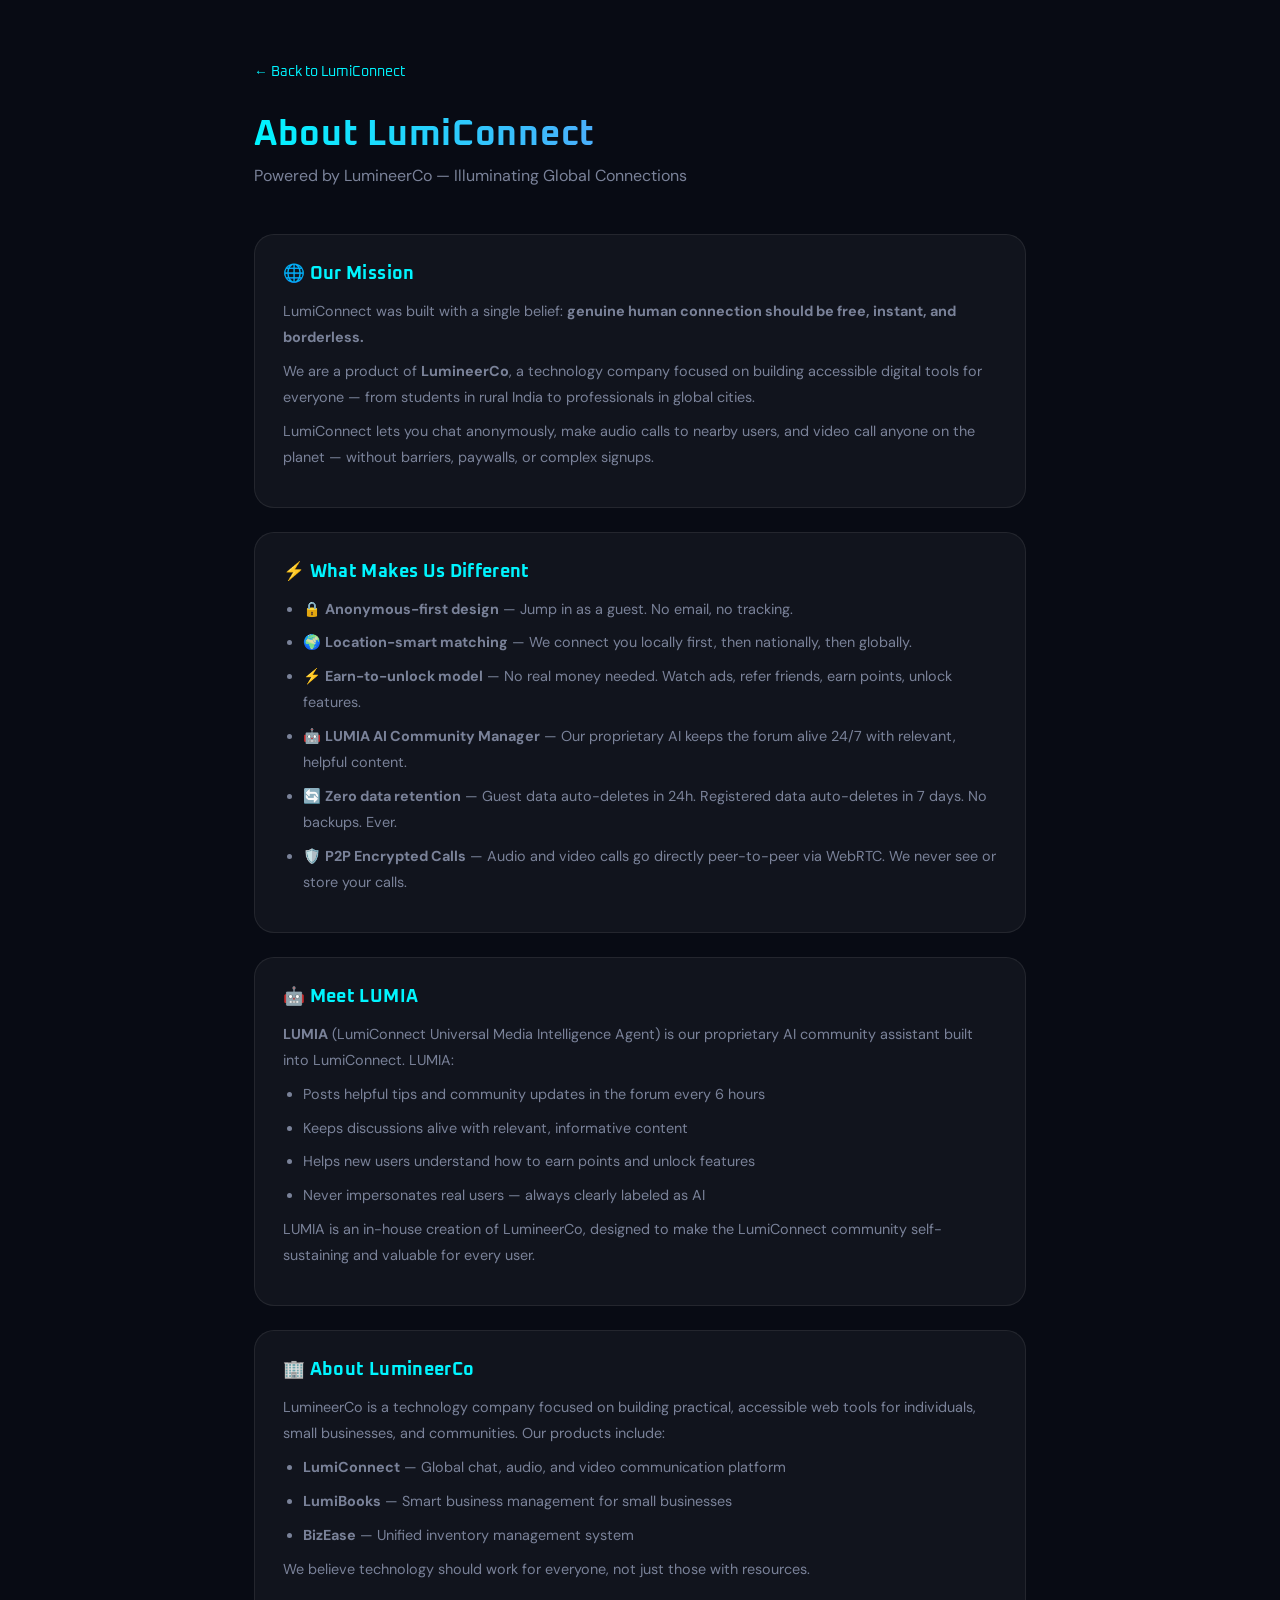
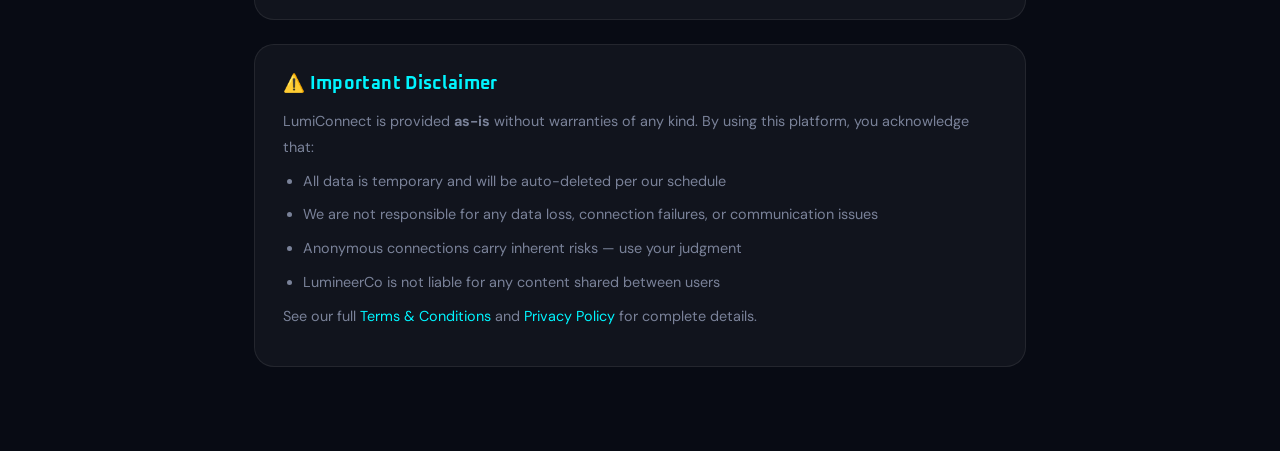
<file: pages/about.html>
<!DOCTYPE html>
<html lang="en">
<head>
<meta charset="UTF-8"/><meta name="viewport" content="width=device-width,initial-scale=1"/>
<title>About — LumiConnect</title>
<link href="https://fonts.googleapis.com/css2?family=Oxanium:wght@400;600;800&family=DM+Sans:wght@300;400;500&display=swap" rel="stylesheet"/>
<link rel="stylesheet" href="../assets/css/style.css"/>
<style>
.page-container{max-width:820px;margin:0 auto;padding:60px 24px}
.page-container h1{font-size:2.2rem;background:linear-gradient(90deg,var(--cyan),var(--violet));-webkit-background-clip:text;-webkit-text-fill-color:transparent;margin-bottom:8px}
.page-container .subtitle{color:var(--text-muted);margin-bottom:48px}
.section{background:var(--surface);border:1px solid var(--border);border-radius:var(--radius-lg);padding:28px;margin-bottom:24px}
.section h2{font-size:1.1rem;margin-bottom:14px;color:var(--cyan)}
.section p,.section li{color:var(--text-muted);font-size:0.9rem;line-height:1.8;margin-bottom:8px}
.section ul{padding-left:20px}
.team-grid{display:grid;grid-template-columns:repeat(auto-fit,minmax(180px,1fr));gap:16px;margin-top:16px}
.team-card{background:var(--bg3);border-radius:12px;padding:20px;text-align:center}
.team-icon{font-size:2rem;margin-bottom:8px}
.team-name{font-family:var(--font-head);font-size:0.9rem;margin-bottom:4px}
.team-role{font-size:0.78rem;color:var(--text-muted)}
.back-btn{display:inline-flex;align-items:center;gap:6px;margin-bottom:32px;color:var(--cyan);font-family:var(--font-head);font-size:0.85rem}
</style>
</head>
<body>
<div class="page-container">
  <a href="../index.html" class="back-btn">← Back to LumiConnect</a>
  <h1>About LumiConnect</h1>
  <p class="subtitle">Powered by LumineerCo — Illuminating Global Connections</p>

  <div class="section">
    <h2>🌐 Our Mission</h2>
    <p>LumiConnect was built with a single belief: <strong>genuine human connection should be free, instant, and borderless.</strong></p>
    <p>We are a product of <strong>LumineerCo</strong>, a technology company focused on building accessible digital tools for everyone — from students in rural India to professionals in global cities.</p>
    <p>LumiConnect lets you chat anonymously, make audio calls to nearby users, and video call anyone on the planet — without barriers, paywalls, or complex signups.</p>
  </div>

  <div class="section">
    <h2>⚡ What Makes Us Different</h2>
    <ul>
      <li>🔒 <strong>Anonymous-first design</strong> — Jump in as a guest. No email, no tracking.</li>
      <li>🌍 <strong>Location-smart matching</strong> — We connect you locally first, then nationally, then globally.</li>
      <li>⚡ <strong>Earn-to-unlock model</strong> — No real money needed. Watch ads, refer friends, earn points, unlock features.</li>
      <li>🤖 <strong>LUMIA AI Community Manager</strong> — Our proprietary AI keeps the forum alive 24/7 with relevant, helpful content.</li>
      <li>🔄 <strong>Zero data retention</strong> — Guest data auto-deletes in 24h. Registered data auto-deletes in 7 days. No backups. Ever.</li>
      <li>🛡️ <strong>P2P Encrypted Calls</strong> — Audio and video calls go directly peer-to-peer via WebRTC. We never see or store your calls.</li>
    </ul>
  </div>

  <div class="section">
    <h2>🤖 Meet LUMIA</h2>
    <p><strong>LUMIA</strong> (LumiConnect Universal Media Intelligence Agent) is our proprietary AI community assistant built into LumiConnect. LUMIA:</p>
    <ul>
      <li>Posts helpful tips and community updates in the forum every 6 hours</li>
      <li>Keeps discussions alive with relevant, informative content</li>
      <li>Helps new users understand how to earn points and unlock features</li>
      <li>Never impersonates real users — always clearly labeled as AI</li>
    </ul>
    <p>LUMIA is an in-house creation of LumineerCo, designed to make the LumiConnect community self-sustaining and valuable for every user.</p>
  </div>

  <div class="section">
    <h2>🏢 About LumineerCo</h2>
    <p>LumineerCo is a technology company focused on building practical, accessible web tools for individuals, small businesses, and communities. Our products include:</p>
    <ul>
      <li><strong>LumiConnect</strong> — Global chat, audio, and video communication platform</li>
      <li><strong>LumiBooks</strong> — Smart business management for small businesses</li>
      <li><strong>BizEase</strong> — Unified inventory management system</li>
    </ul>
    <p>We believe technology should work for everyone, not just those with resources.</p>
  </div>

  <div class="section">
    <h2>⚠️ Important Disclaimer</h2>
    <p>LumiConnect is provided <strong>as-is</strong> without warranties of any kind. By using this platform, you acknowledge that:</p>
    <ul>
      <li>All data is temporary and will be auto-deleted per our schedule</li>
      <li>We are not responsible for any data loss, connection failures, or communication issues</li>
      <li>Anonymous connections carry inherent risks — use your judgment</li>
      <li>LumineerCo is not liable for any content shared between users</li>
    </ul>
    <p>See our full <a href="terms.html">Terms & Conditions</a> and <a href="privacy.html">Privacy Policy</a> for complete details.</p>
  </div>
</div>
</body>
</html>
</file>
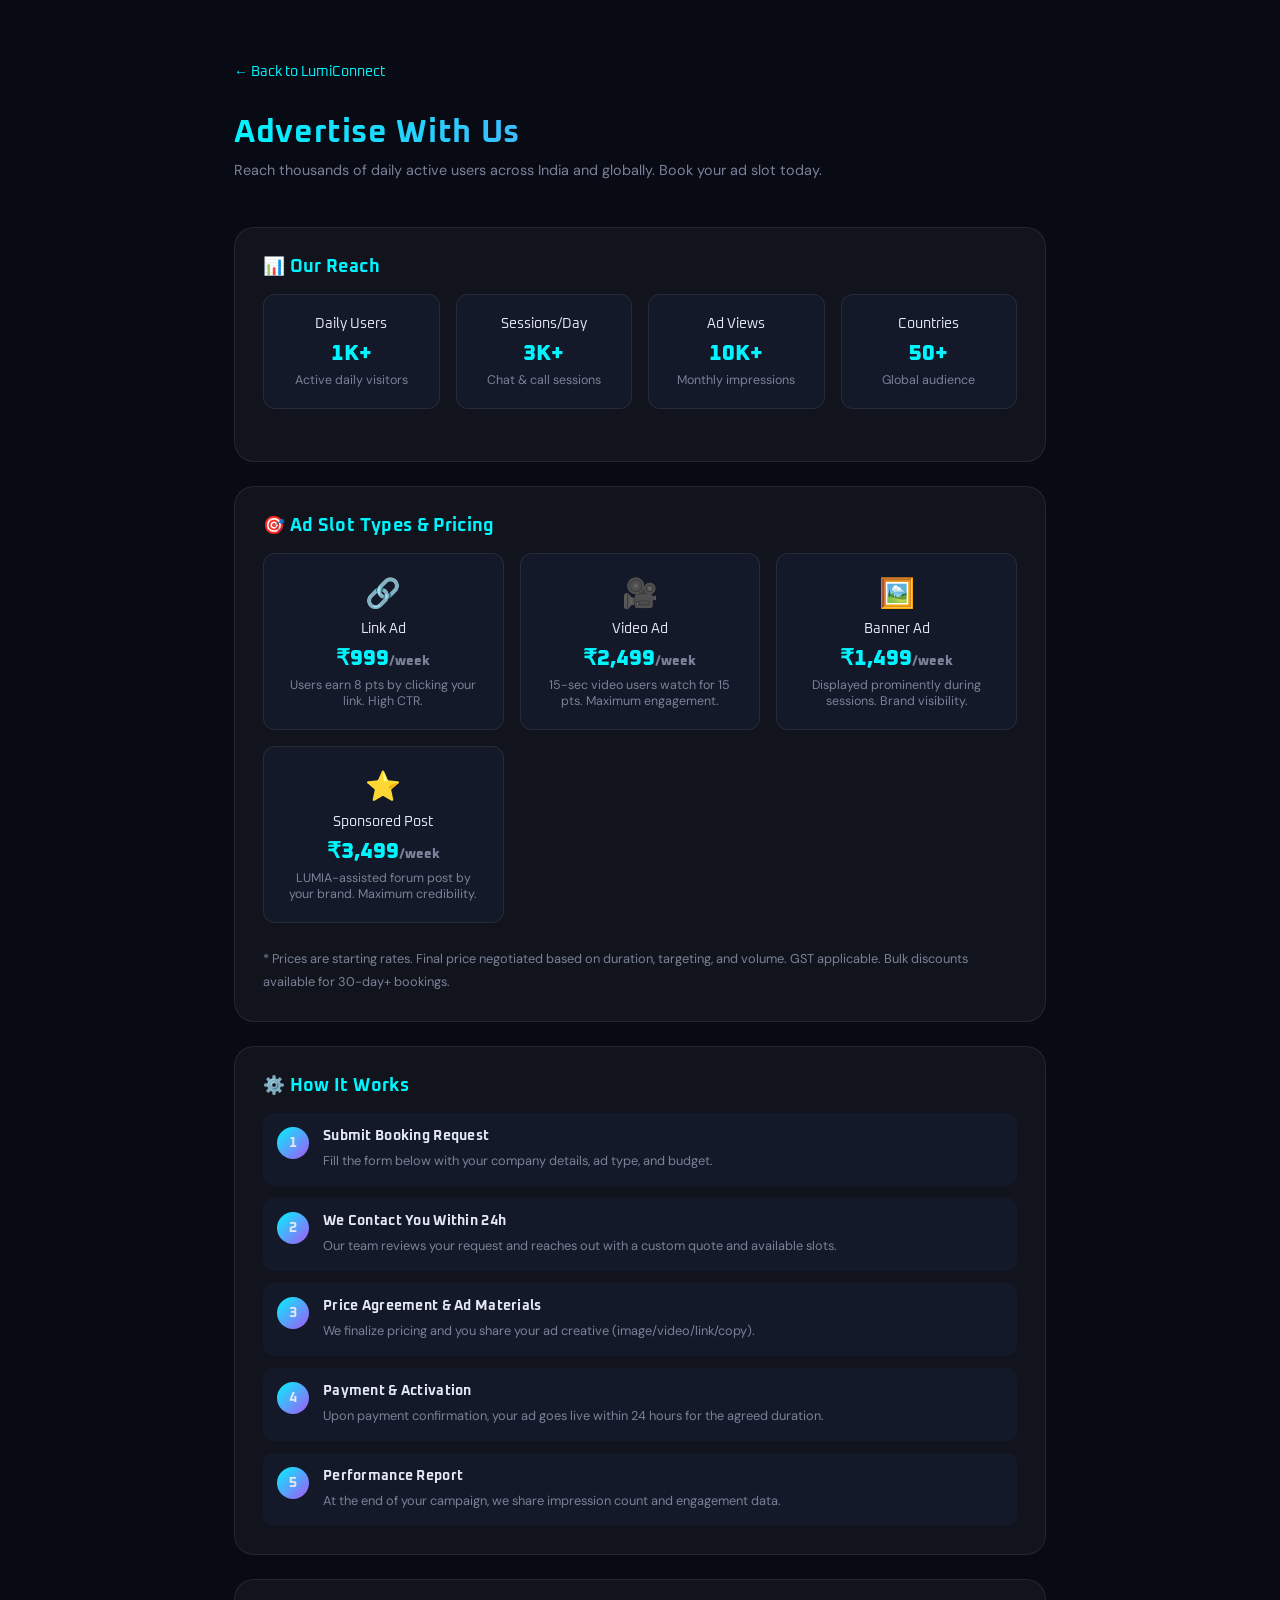
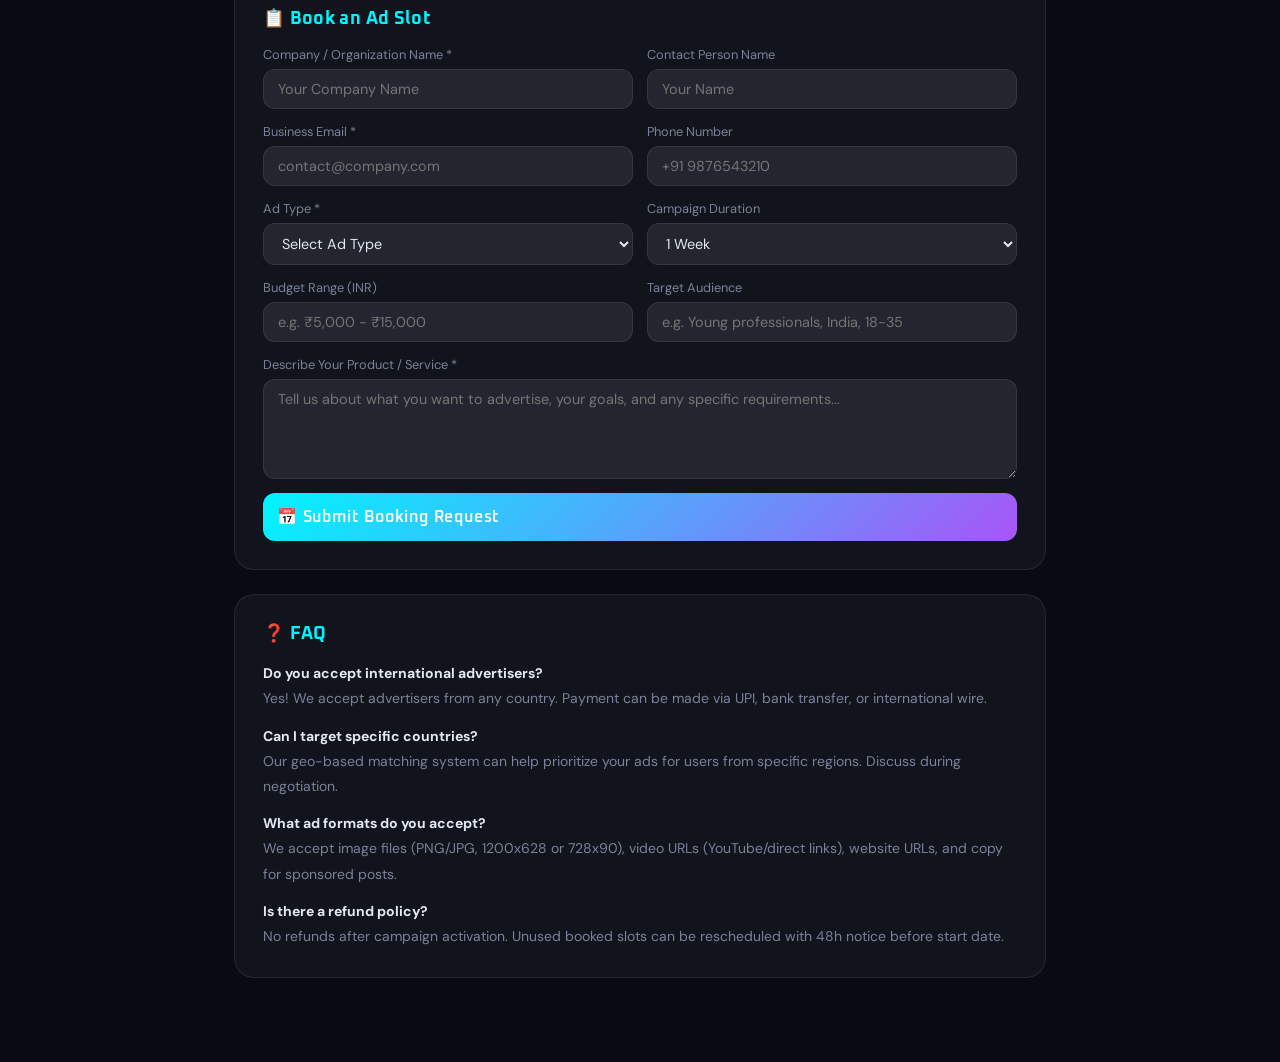
<file: pages/contact.html>
<!DOCTYPE html>
<html lang="en">
<head>
<meta charset="UTF-8"/><meta name="viewport" content="width=device-width,initial-scale=1"/>
<title>Advertise With Us — LumiConnect</title>
<link href="https://fonts.googleapis.com/css2?family=Oxanium:wght@400;600;800&family=DM+Sans:wght@300;400;500&display=swap" rel="stylesheet"/>
<link rel="stylesheet" href="../assets/css/style.css"/>
<style>
.page-container{max-width:860px;margin:0 auto;padding:60px 24px}
h1{font-size:2rem;background:linear-gradient(90deg,var(--cyan),var(--violet));-webkit-background-clip:text;-webkit-text-fill-color:transparent;margin-bottom:8px}
.subtitle{color:var(--text-muted);margin-bottom:48px;font-size:0.9rem}
.section{background:var(--surface);border:1px solid var(--border);border-radius:var(--radius-lg);padding:28px;margin-bottom:24px}
.section h2{font-size:1.1rem;margin-bottom:16px;color:var(--cyan)}
.section p,.section li{color:var(--text-muted);font-size:0.875rem;line-height:1.8}
.section ul{padding-left:20px;margin-bottom:12px}
.slots-grid{display:grid;grid-template-columns:repeat(auto-fit,minmax(200px,1fr));gap:16px;margin-bottom:24px}
.slot-card{background:var(--bg3);border:1px solid var(--border);border-radius:12px;padding:20px;text-align:center;transition:all .25s}
.slot-card:hover{border-color:var(--cyan);transform:translateY(-3px)}
.slot-type{font-family:var(--font-head);font-size:0.9rem;margin-bottom:6px}
.slot-price{font-family:var(--font-head);font-size:1.4rem;font-weight:800;color:var(--cyan);margin-bottom:4px}
.slot-desc{font-size:0.78rem;color:var(--text-muted)}
.booking-form{display:grid;grid-template-columns:1fr 1fr;gap:14px}
.booking-form .full-width{grid-column:1/-1}
.back-btn{display:inline-flex;align-items:center;gap:6px;margin-bottom:32px;color:var(--cyan);font-family:var(--font-head);font-size:0.85rem}
.success-box{display:none;background:rgba(0,255,156,0.08);border:1px solid rgba(0,255,156,0.3);border-radius:12px;padding:24px;text-align:center;margin-top:20px}
.success-box.show{display:block}
.success-box h3{color:var(--green);margin-bottom:8px}
.process-steps{display:flex;flex-direction:column;gap:12px}
.step{display:flex;align-items:flex-start;gap:14px;padding:14px;background:var(--bg3);border-radius:10px}
.step-num{width:32px;height:32px;background:linear-gradient(135deg,var(--cyan),var(--violet));border-radius:50%;display:flex;align-items:center;justify-content:center;font-family:var(--font-head);font-weight:700;font-size:0.85rem;flex-shrink:0}
.step-info h4{font-size:0.9rem;margin-bottom:4px}
.step-info p{font-size:0.8rem;color:var(--text-muted);margin:0}
</style>
</head>
<body>
<div class="page-container">
  <a href="../index.html" class="back-btn">← Back to LumiConnect</a>
  <h1>Advertise With Us</h1>
  <p class="subtitle">Reach thousands of daily active users across India and globally. Book your ad slot today.</p>

  <div class="section">
    <h2>📊 Our Reach</h2>
    <div class="slots-grid" style="grid-template-columns:repeat(auto-fit,minmax(140px,1fr))">
      <div class="slot-card"><div class="slot-type">Daily Users</div><div class="slot-price">1K+</div><div class="slot-desc">Active daily visitors</div></div>
      <div class="slot-card"><div class="slot-type">Sessions/Day</div><div class="slot-price">3K+</div><div class="slot-desc">Chat & call sessions</div></div>
      <div class="slot-card"><div class="slot-type">Ad Views</div><div class="slot-price">10K+</div><div class="slot-desc">Monthly impressions</div></div>
      <div class="slot-card"><div class="slot-type">Countries</div><div class="slot-price">50+</div><div class="slot-desc">Global audience</div></div>
    </div>
  </div>

  <div class="section">
    <h2>🎯 Ad Slot Types & Pricing</h2>
    <div class="slots-grid">
      <div class="slot-card">
        <div style="font-size:1.8rem;margin-bottom:8px">🔗</div>
        <div class="slot-type">Link Ad</div>
        <div class="slot-price">₹999<small style="font-size:0.8rem;color:var(--text-muted)">/week</small></div>
        <div class="slot-desc">Users earn 8 pts by clicking your link. High CTR.</div>
      </div>
      <div class="slot-card">
        <div style="font-size:1.8rem;margin-bottom:8px">🎥</div>
        <div class="slot-type">Video Ad</div>
        <div class="slot-price">₹2,499<small style="font-size:0.8rem;color:var(--text-muted)">/week</small></div>
        <div class="slot-desc">15-sec video users watch for 15 pts. Maximum engagement.</div>
      </div>
      <div class="slot-card">
        <div style="font-size:1.8rem;margin-bottom:8px">🖼️</div>
        <div class="slot-type">Banner Ad</div>
        <div class="slot-price">₹1,499<small style="font-size:0.8rem;color:var(--text-muted)">/week</small></div>
        <div class="slot-desc">Displayed prominently during sessions. Brand visibility.</div>
      </div>
      <div class="slot-card">
        <div style="font-size:1.8rem;margin-bottom:8px">⭐</div>
        <div class="slot-type">Sponsored Post</div>
        <div class="slot-price">₹3,499<small style="font-size:0.8rem;color:var(--text-muted)">/week</small></div>
        <div class="slot-desc">LUMIA-assisted forum post by your brand. Maximum credibility.</div>
      </div>
    </div>
    <p style="font-size:0.8rem;color:var(--text-muted);margin-top:12px">* Prices are starting rates. Final price negotiated based on duration, targeting, and volume. GST applicable. Bulk discounts available for 30-day+ bookings.</p>
  </div>

  <div class="section">
    <h2>⚙️ How It Works</h2>
    <div class="process-steps">
      <div class="step"><div class="step-num">1</div><div class="step-info"><h4>Submit Booking Request</h4><p>Fill the form below with your company details, ad type, and budget.</p></div></div>
      <div class="step"><div class="step-num">2</div><div class="step-info"><h4>We Contact You Within 24h</h4><p>Our team reviews your request and reaches out with a custom quote and available slots.</p></div></div>
      <div class="step"><div class="step-num">3</div><div class="step-info"><h4>Price Agreement & Ad Materials</h4><p>We finalize pricing and you share your ad creative (image/video/link/copy).</p></div></div>
      <div class="step"><div class="step-num">4</div><div class="step-info"><h4>Payment & Activation</h4><p>Upon payment confirmation, your ad goes live within 24 hours for the agreed duration.</p></div></div>
      <div class="step"><div class="step-num">5</div><div class="step-info"><h4>Performance Report</h4><p>At the end of your campaign, we share impression count and engagement data.</p></div></div>
    </div>
  </div>

  <div class="section">
    <h2>📋 Book an Ad Slot</h2>
    <div class="booking-form">
      <div class="input-group">
        <label>Company / Organization Name *</label>
        <input type="text" id="f-company" placeholder="Your Company Name" />
      </div>
      <div class="input-group">
        <label>Contact Person Name</label>
        <input type="text" id="f-contact" placeholder="Your Name" />
      </div>
      <div class="input-group">
        <label>Business Email *</label>
        <input type="email" id="f-email" placeholder="contact@company.com" />
      </div>
      <div class="input-group">
        <label>Phone Number</label>
        <input type="tel" id="f-phone" placeholder="+91 9876543210" />
      </div>
      <div class="input-group">
        <label>Ad Type *</label>
        <select id="f-adtype">
          <option value="">Select Ad Type</option>
          <option value="link">Link Ad (₹999+/week)</option>
          <option value="video">Video Ad (₹2499+/week)</option>
          <option value="banner">Banner Ad (₹1499+/week)</option>
          <option value="sponsored">Sponsored Post (₹3499+/week)</option>
        </select>
      </div>
      <div class="input-group">
        <label>Campaign Duration</label>
        <select id="f-duration">
          <option value="7 days">1 Week</option>
          <option value="14 days">2 Weeks</option>
          <option value="30 days">1 Month</option>
          <option value="90 days">3 Months (Best Value)</option>
        </select>
      </div>
      <div class="input-group">
        <label>Budget Range (INR)</label>
        <input type="text" id="f-budget" placeholder="e.g. ₹5,000 - ₹15,000" />
      </div>
      <div class="input-group">
        <label>Target Audience</label>
        <input type="text" id="f-audience" placeholder="e.g. Young professionals, India, 18-35" />
      </div>
      <div class="input-group full-width">
        <label>Describe Your Product / Service *</label>
        <textarea id="f-description" placeholder="Tell us about what you want to advertise, your goals, and any specific requirements..." style="min-height:100px"></textarea>
      </div>
      <div class="full-width">
        <button class="btn btn-glow" onclick="submitBooking()" style="width:100%;padding:14px;font-size:1rem">📅 Submit Booking Request</button>
      </div>
    </div>
    <div class="success-box" id="booking-success">
      <h3>✅ Booking Request Received!</h3>
      <p style="color:var(--text-muted)">Thank you! We'll contact you within 24 hours at the email provided to discuss pricing and campaign details.</p>
      <p style="color:var(--text-muted);margin-top:8px">Your Booking Reference: <strong id="booking-ref" style="color:var(--cyan)">—</strong></p>
    </div>
  </div>

  <div class="section">
    <h2>❓ FAQ</h2>
    <p><strong style="color:var(--text)">Do you accept international advertisers?</strong><br/>Yes! We accept advertisers from any country. Payment can be made via UPI, bank transfer, or international wire.</p>
    <p style="margin-top:12px"><strong style="color:var(--text)">Can I target specific countries?</strong><br/>Our geo-based matching system can help prioritize your ads for users from specific regions. Discuss during negotiation.</p>
    <p style="margin-top:12px"><strong style="color:var(--text)">What ad formats do you accept?</strong><br/>We accept image files (PNG/JPG, 1200x628 or 728x90), video URLs (YouTube/direct links), website URLs, and copy for sponsored posts.</p>
    <p style="margin-top:12px"><strong style="color:var(--text)">Is there a refund policy?</strong><br/>No refunds after campaign activation. Unused booked slots can be rescheduled with 48h notice before start date.</p>
  </div>
</div>

<script src="../assets/js/config.js"></script>
<script src="../assets/js/api.js"></script>
<script>
async function submitBooking() {
  const company     = document.getElementById('f-company').value.trim();
  const email       = document.getElementById('f-email').value.trim();
  const adType      = document.getElementById('f-adtype').value;
  const description = document.getElementById('f-description').value.trim();
  if (!company || !email || !adType || !description) {
    alert('Please fill all required fields (marked with *)');
    return;
  }
  const data = {
    company,
    contactName: document.getElementById('f-contact').value,
    email,
    phone:       document.getElementById('f-phone').value,
    adType,
    duration:    document.getElementById('f-duration').value,
    budget:      document.getElementById('f-budget').value,
    targetAudience: document.getElementById('f-audience').value,
    description
  };
  const res = await API.bookAdSlot(data);
  if (res.ok) {
    document.getElementById('booking-ref').textContent = res.slotId || 'LUMIADS-' + Date.now();
    document.getElementById('booking-success').classList.add('show');
    document.querySelector('.booking-form').style.opacity = '0.4';
    document.querySelector('.booking-form').style.pointerEvents = 'none';
  } else {
    alert('Submission failed. Please try again or email us directly.');
  }
}
</script>
</body>
</html>
</file>
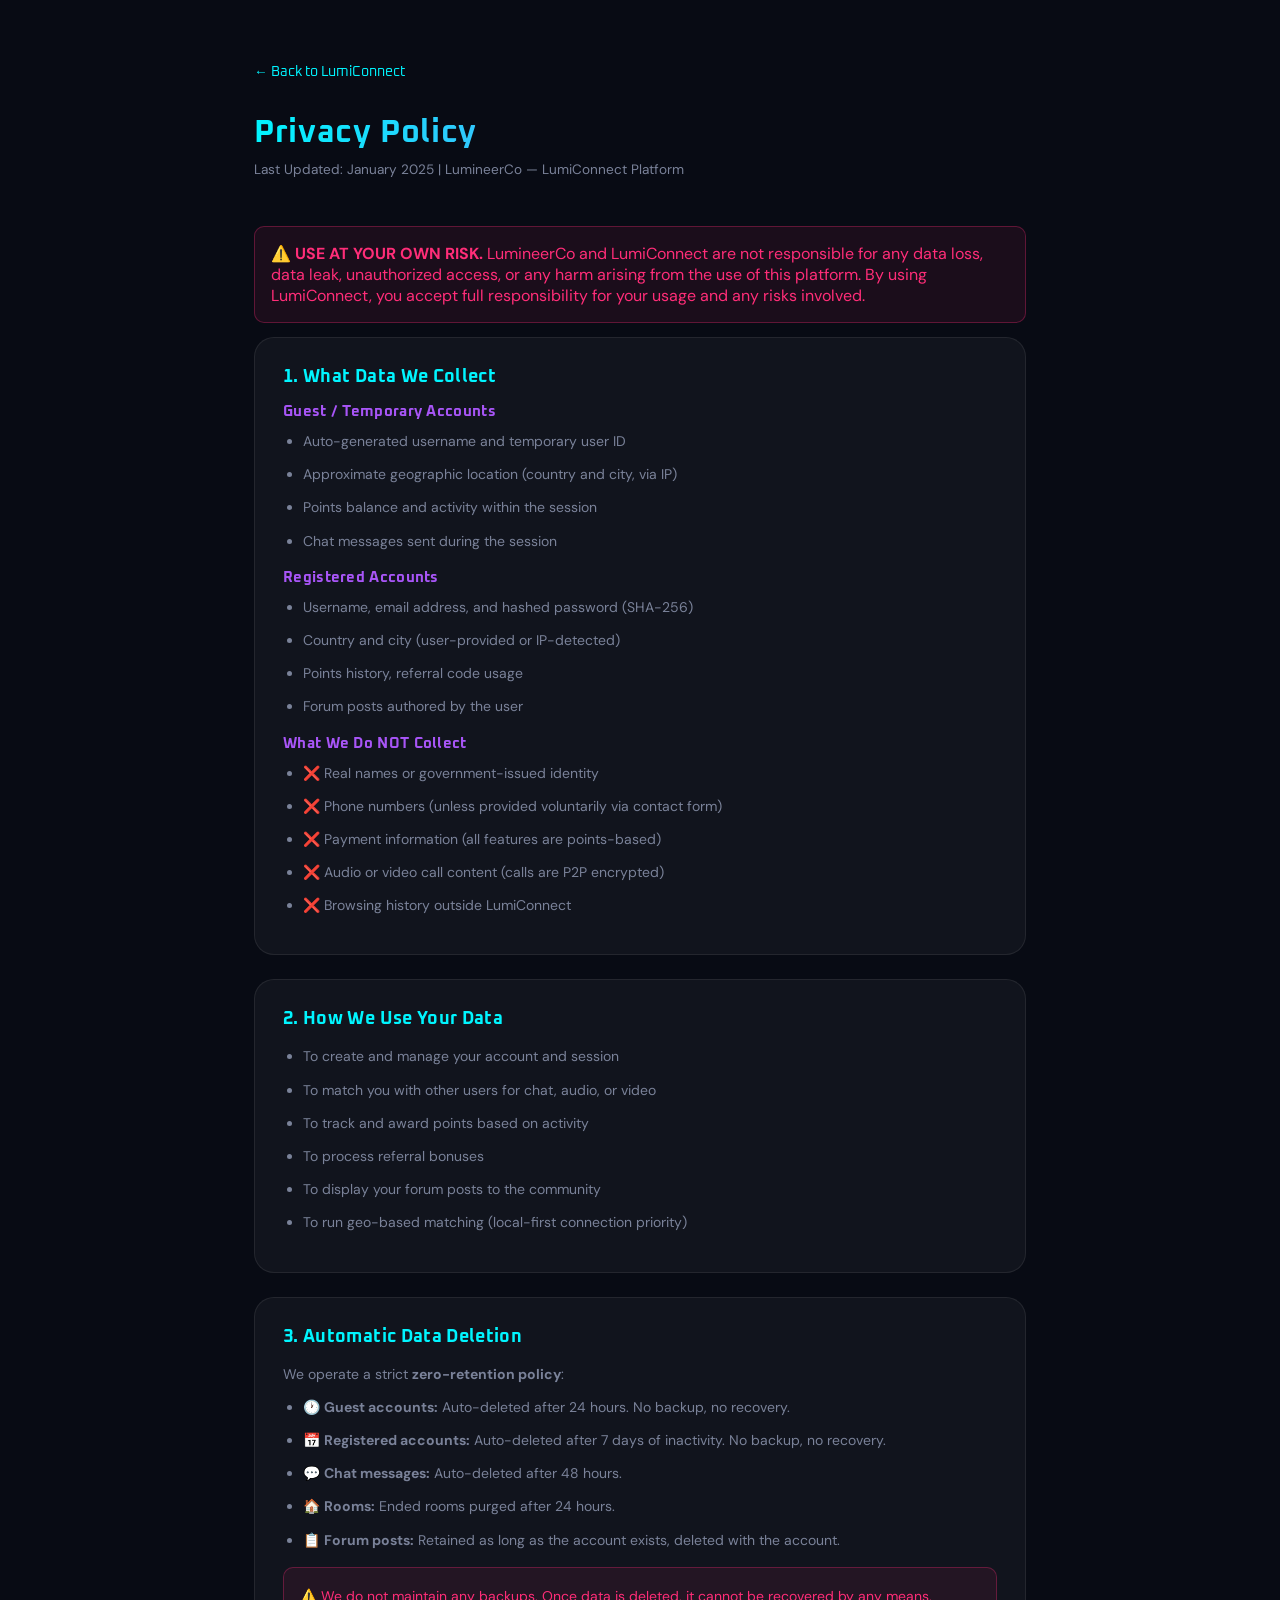
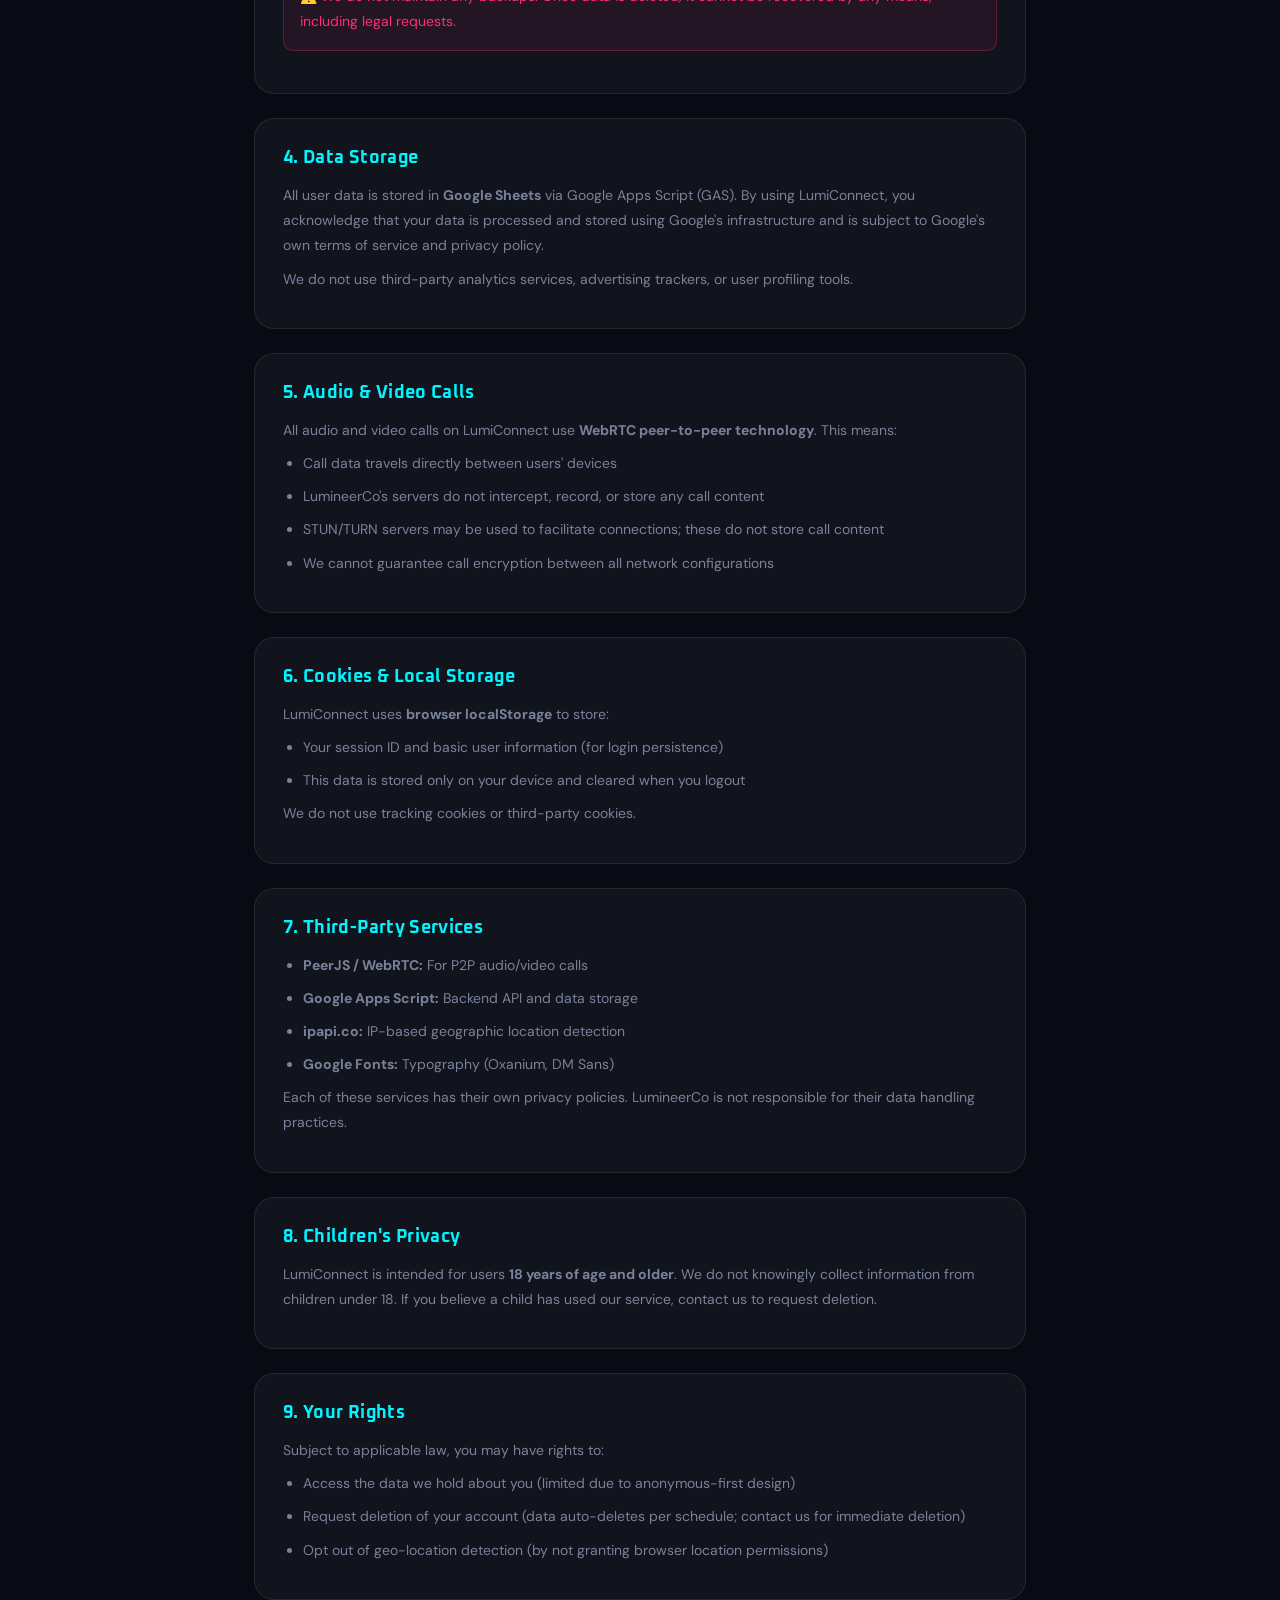
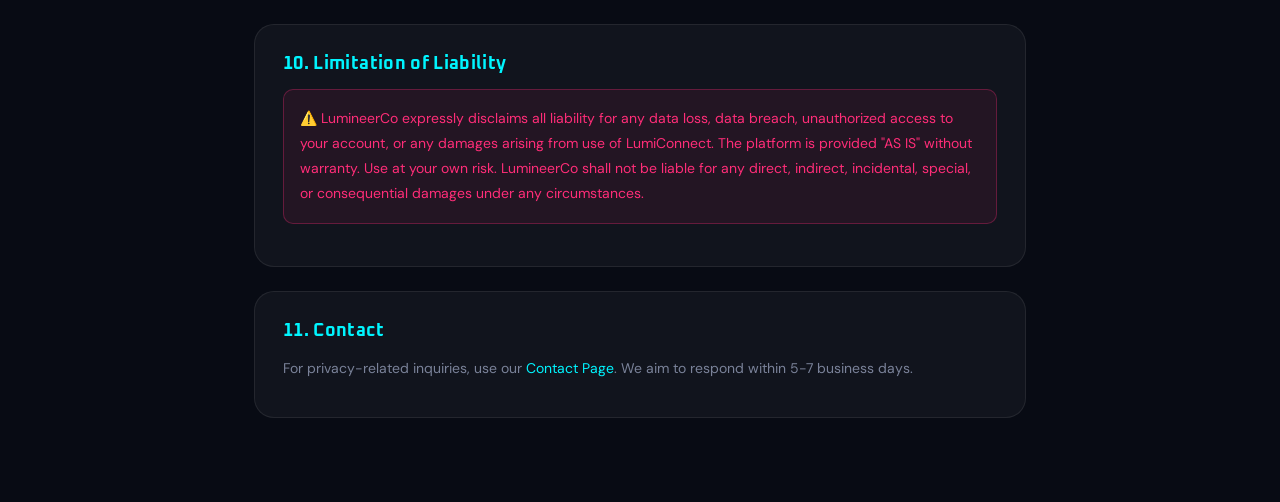
<file: pages/privacy.html>
<!DOCTYPE html>
<html lang="en">
<head>
<meta charset="UTF-8"/><meta name="viewport" content="width=device-width,initial-scale=1"/>
<title>Privacy Policy — LumiConnect</title>
<link href="https://fonts.googleapis.com/css2?family=Oxanium:wght@400;600;800&family=DM+Sans:wght@300;400;500&display=swap" rel="stylesheet"/>
<link rel="stylesheet" href="../assets/css/style.css"/>
<style>
.page-container{max-width:820px;margin:0 auto;padding:60px 24px}
.page-container h1{font-size:2rem;background:linear-gradient(90deg,var(--cyan),var(--violet));-webkit-background-clip:text;-webkit-text-fill-color:transparent;margin-bottom:8px}
.page-container .subtitle{color:var(--text-muted);margin-bottom:48px;font-size:0.85rem}
.section{background:var(--surface);border:1px solid var(--border);border-radius:var(--radius-lg);padding:28px;margin-bottom:24px}
.section h2{font-size:1.1rem;margin-bottom:14px;color:var(--cyan)}
.section h3{font-size:0.95rem;margin:14px 0 8px;color:var(--violet)}
.section p,.section li{color:var(--text-muted);font-size:0.875rem;line-height:1.8;margin-bottom:8px}
.section ul{padding-left:20px}
.warning-box{background:rgba(255,45,120,0.08);border:1px solid rgba(255,45,120,0.3);border-radius:10px;padding:16px;margin:14px 0}
.warning-box p{color:var(--pink)!important;margin:0}
.back-btn{display:inline-flex;align-items:center;gap:6px;margin-bottom:32px;color:var(--cyan);font-family:var(--font-head);font-size:0.85rem}
</style>
</head>
<body>
<div class="page-container">
  <a href="../index.html" class="back-btn">← Back to LumiConnect</a>
  <h1>Privacy Policy</h1>
  <p class="subtitle">Last Updated: January 2025 | LumineerCo — LumiConnect Platform</p>

  <div class="warning-box"><p>⚠️ <strong>USE AT YOUR OWN RISK.</strong> LumineerCo and LumiConnect are not responsible for any data loss, data leak, unauthorized access, or any harm arising from the use of this platform. By using LumiConnect, you accept full responsibility for your usage and any risks involved.</p></div>

  <div class="section">
    <h2>1. What Data We Collect</h2>
    <h3>Guest / Temporary Accounts</h3>
    <ul>
      <li>Auto-generated username and temporary user ID</li>
      <li>Approximate geographic location (country and city, via IP)</li>
      <li>Points balance and activity within the session</li>
      <li>Chat messages sent during the session</li>
    </ul>
    <h3>Registered Accounts</h3>
    <ul>
      <li>Username, email address, and hashed password (SHA-256)</li>
      <li>Country and city (user-provided or IP-detected)</li>
      <li>Points history, referral code usage</li>
      <li>Forum posts authored by the user</li>
    </ul>
    <h3>What We Do NOT Collect</h3>
    <ul>
      <li>❌ Real names or government-issued identity</li>
      <li>❌ Phone numbers (unless provided voluntarily via contact form)</li>
      <li>❌ Payment information (all features are points-based)</li>
      <li>❌ Audio or video call content (calls are P2P encrypted)</li>
      <li>❌ Browsing history outside LumiConnect</li>
    </ul>
  </div>

  <div class="section">
    <h2>2. How We Use Your Data</h2>
    <ul>
      <li>To create and manage your account and session</li>
      <li>To match you with other users for chat, audio, or video</li>
      <li>To track and award points based on activity</li>
      <li>To process referral bonuses</li>
      <li>To display your forum posts to the community</li>
      <li>To run geo-based matching (local-first connection priority)</li>
    </ul>
  </div>

  <div class="section">
    <h2>3. Automatic Data Deletion</h2>
    <p>We operate a strict <strong>zero-retention policy</strong>:</p>
    <ul>
      <li>🕐 <strong>Guest accounts:</strong> Auto-deleted after 24 hours. No backup, no recovery.</li>
      <li>📅 <strong>Registered accounts:</strong> Auto-deleted after 7 days of inactivity. No backup, no recovery.</li>
      <li>💬 <strong>Chat messages:</strong> Auto-deleted after 48 hours.</li>
      <li>🏠 <strong>Rooms:</strong> Ended rooms purged after 24 hours.</li>
      <li>📋 <strong>Forum posts:</strong> Retained as long as the account exists, deleted with the account.</li>
    </ul>
    <div class="warning-box"><p>⚠️ We do not maintain any backups. Once data is deleted, it cannot be recovered by any means, including legal requests.</p></div>
  </div>

  <div class="section">
    <h2>4. Data Storage</h2>
    <p>All user data is stored in <strong>Google Sheets</strong> via Google Apps Script (GAS). By using LumiConnect, you acknowledge that your data is processed and stored using Google's infrastructure and is subject to Google's own terms of service and privacy policy.</p>
    <p>We do not use third-party analytics services, advertising trackers, or user profiling tools.</p>
  </div>

  <div class="section">
    <h2>5. Audio & Video Calls</h2>
    <p>All audio and video calls on LumiConnect use <strong>WebRTC peer-to-peer technology</strong>. This means:</p>
    <ul>
      <li>Call data travels directly between users' devices</li>
      <li>LumineerCo's servers do not intercept, record, or store any call content</li>
      <li>STUN/TURN servers may be used to facilitate connections; these do not store call content</li>
      <li>We cannot guarantee call encryption between all network configurations</li>
    </ul>
  </div>

  <div class="section">
    <h2>6. Cookies & Local Storage</h2>
    <p>LumiConnect uses <strong>browser localStorage</strong> to store:</p>
    <ul>
      <li>Your session ID and basic user information (for login persistence)</li>
      <li>This data is stored only on your device and cleared when you logout</li>
    </ul>
    <p>We do not use tracking cookies or third-party cookies.</p>
  </div>

  <div class="section">
    <h2>7. Third-Party Services</h2>
    <ul>
      <li><strong>PeerJS / WebRTC:</strong> For P2P audio/video calls</li>
      <li><strong>Google Apps Script:</strong> Backend API and data storage</li>
      <li><strong>ipapi.co:</strong> IP-based geographic location detection</li>
      <li><strong>Google Fonts:</strong> Typography (Oxanium, DM Sans)</li>
    </ul>
    <p>Each of these services has their own privacy policies. LumineerCo is not responsible for their data handling practices.</p>
  </div>

  <div class="section">
    <h2>8. Children's Privacy</h2>
    <p>LumiConnect is intended for users <strong>18 years of age and older</strong>. We do not knowingly collect information from children under 18. If you believe a child has used our service, contact us to request deletion.</p>
  </div>

  <div class="section">
    <h2>9. Your Rights</h2>
    <p>Subject to applicable law, you may have rights to:</p>
    <ul>
      <li>Access the data we hold about you (limited due to anonymous-first design)</li>
      <li>Request deletion of your account (data auto-deletes per schedule; contact us for immediate deletion)</li>
      <li>Opt out of geo-location detection (by not granting browser location permissions)</li>
    </ul>
  </div>

  <div class="section">
    <h2>10. Limitation of Liability</h2>
    <div class="warning-box"><p>⚠️ LumineerCo expressly disclaims all liability for any data loss, data breach, unauthorized access to your account, or any damages arising from use of LumiConnect. The platform is provided "AS IS" without warranty. Use at your own risk. LumineerCo shall not be liable for any direct, indirect, incidental, special, or consequential damages under any circumstances.</p></div>
  </div>

  <div class="section">
    <h2>11. Contact</h2>
    <p>For privacy-related inquiries, use our <a href="contact.html">Contact Page</a>. We aim to respond within 5-7 business days.</p>
  </div>
</div>
</body>
</html>
</file>
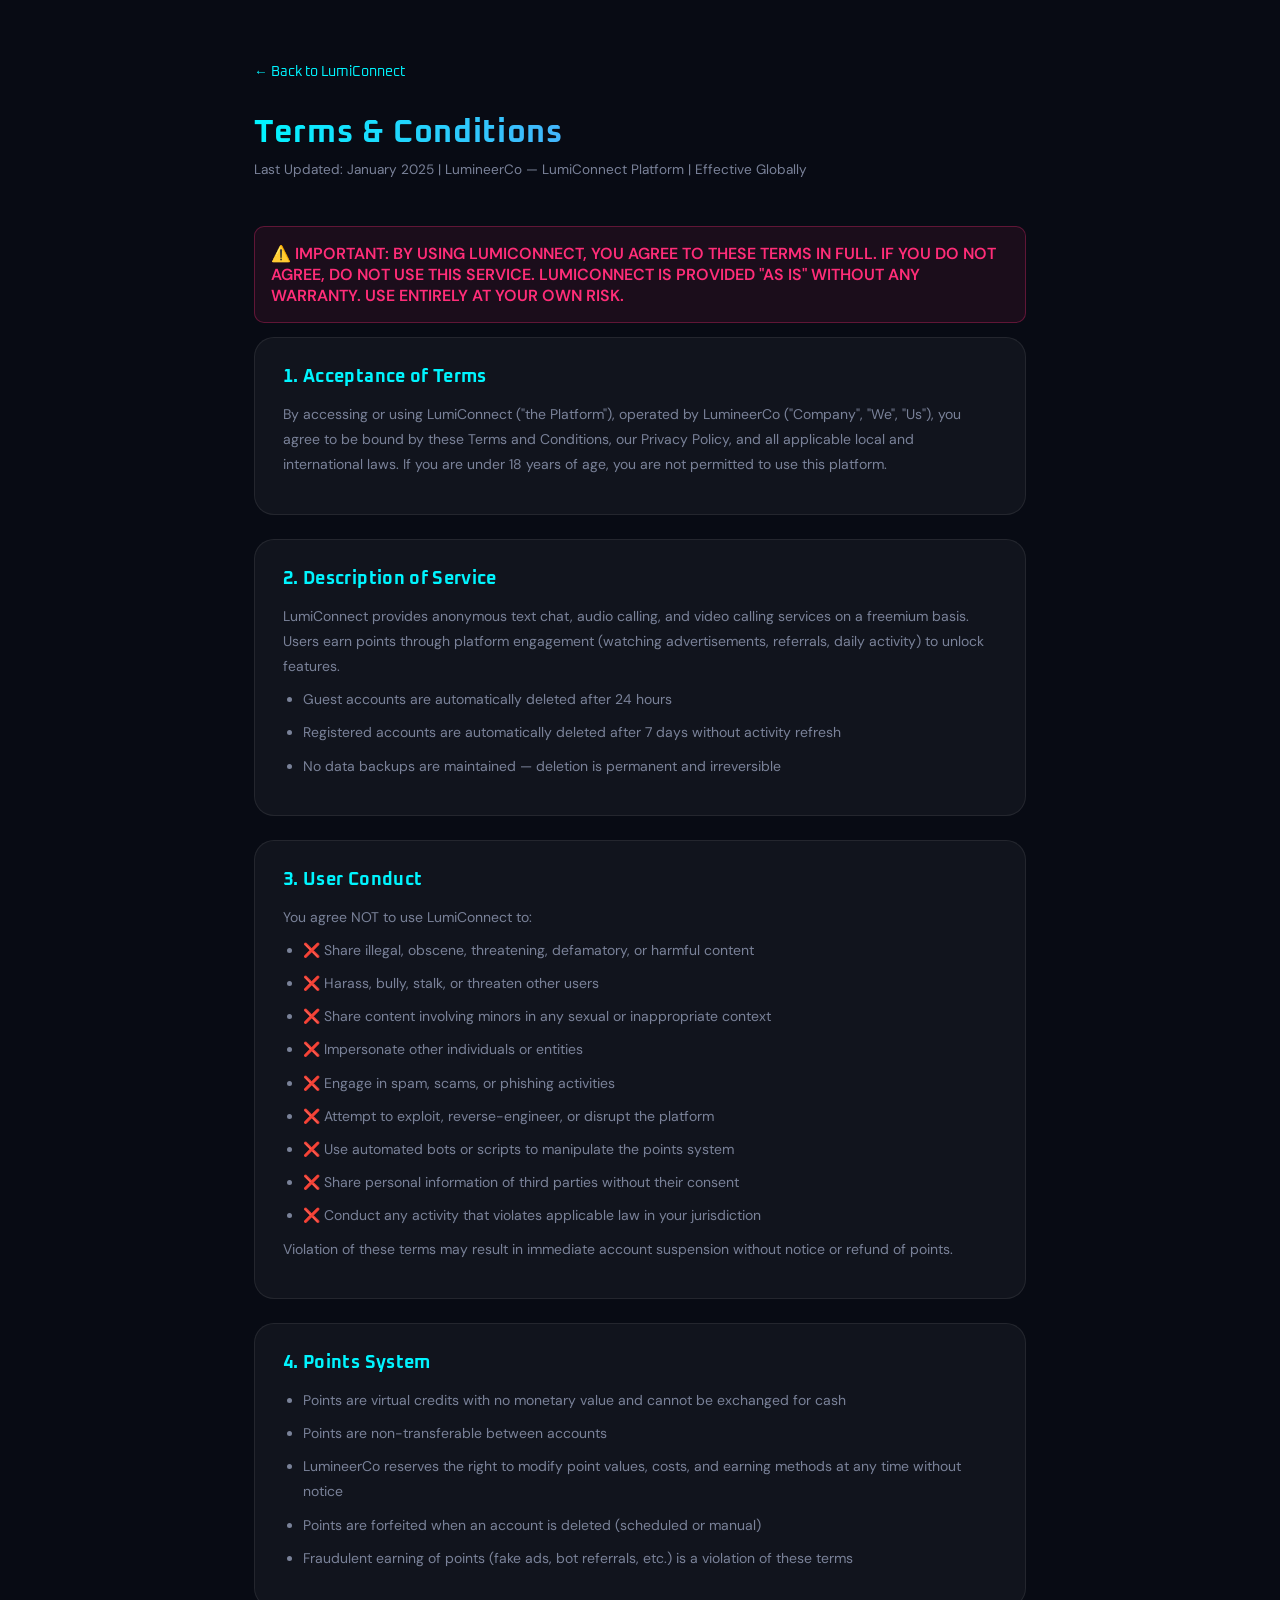
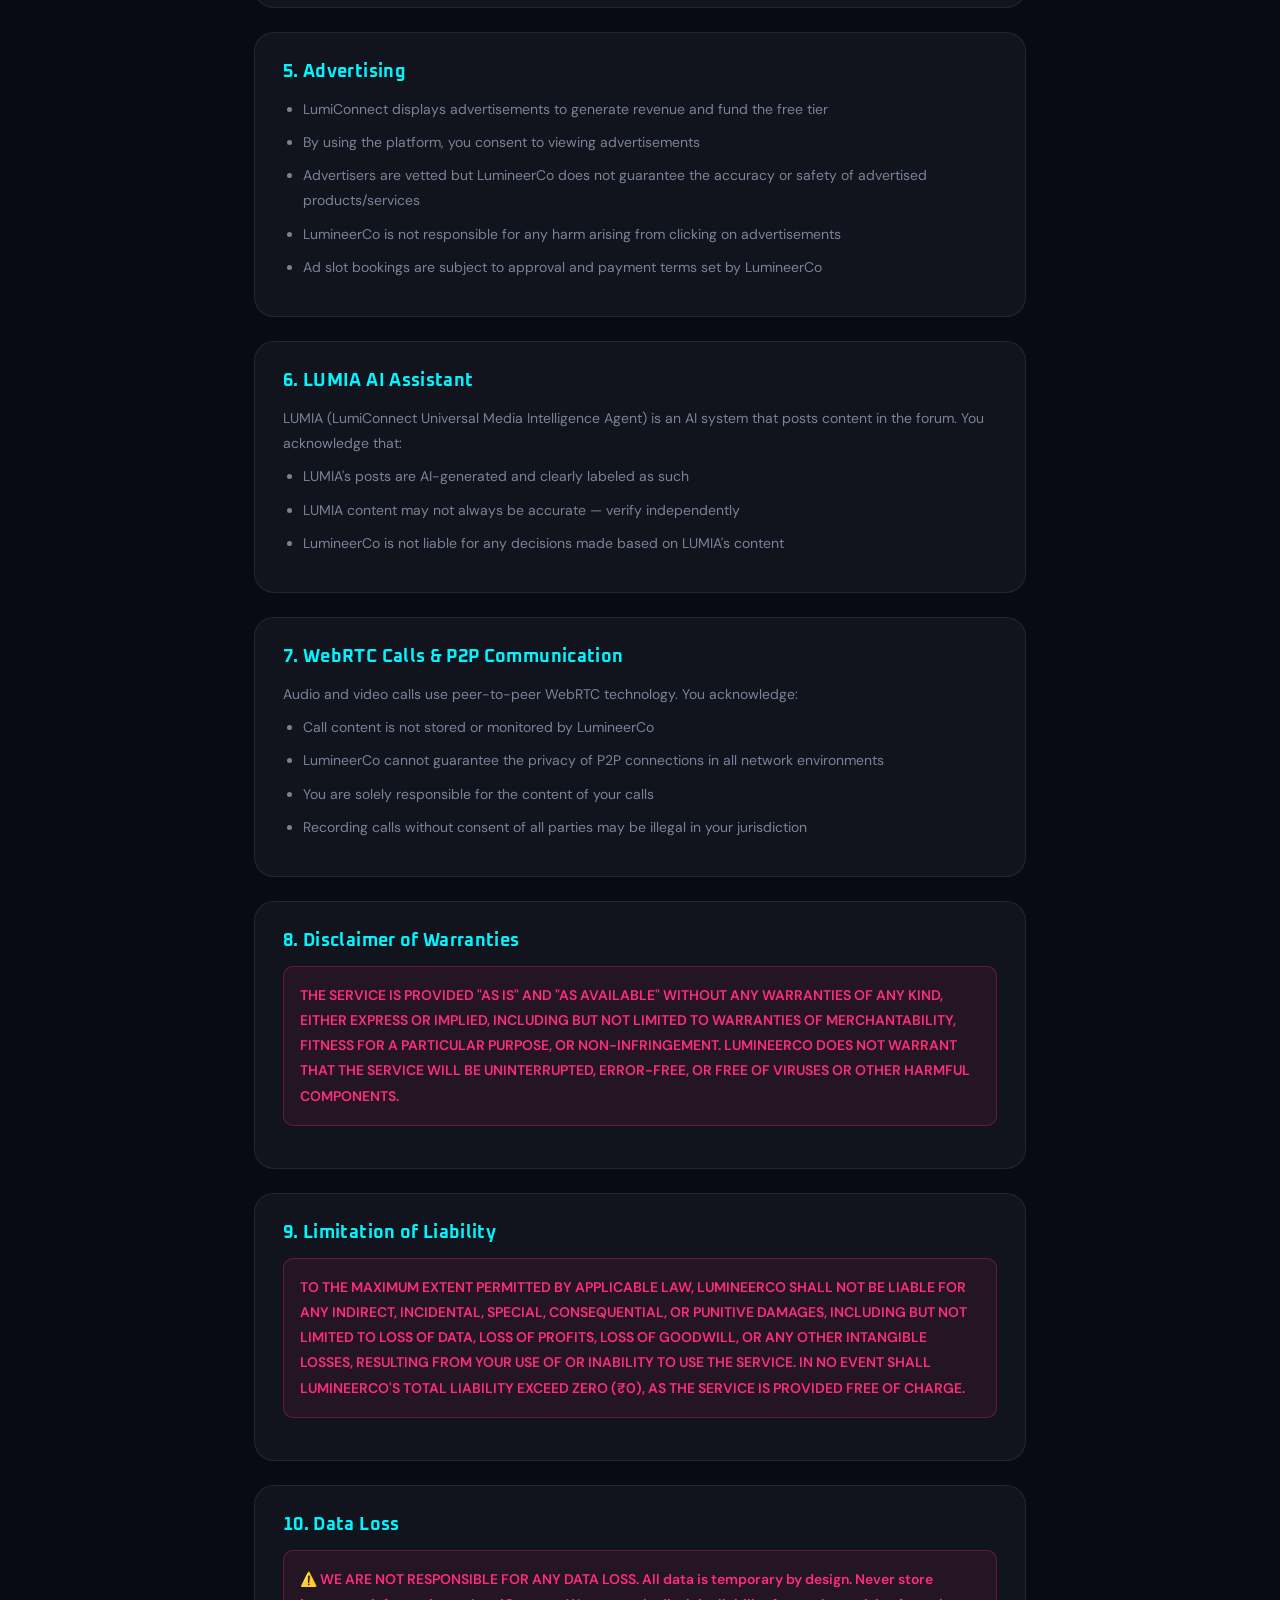
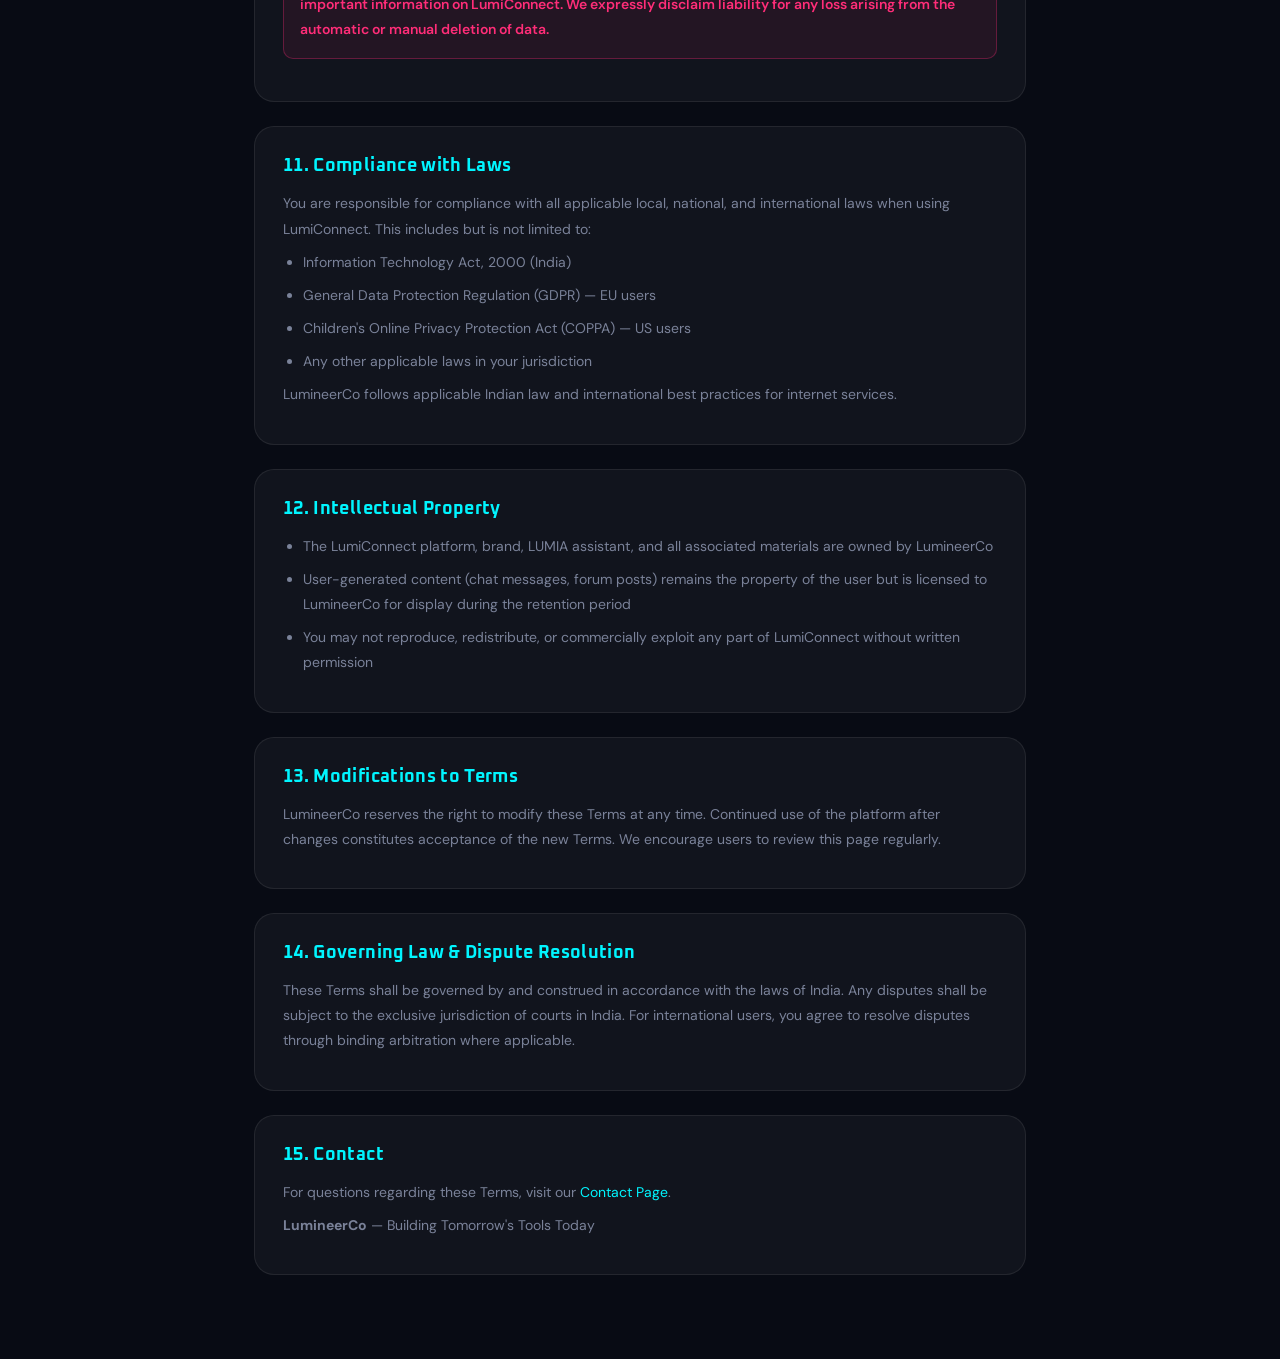
<file: pages/terms.html>
<!DOCTYPE html>
<html lang="en">
<head>
<meta charset="UTF-8"/><meta name="viewport" content="width=device-width,initial-scale=1"/>
<title>Terms & Conditions — LumiConnect</title>
<link href="https://fonts.googleapis.com/css2?family=Oxanium:wght@400;600;800&family=DM+Sans:wght@300;400;500&display=swap" rel="stylesheet"/>
<link rel="stylesheet" href="../assets/css/style.css"/>
<style>
.page-container{max-width:820px;margin:0 auto;padding:60px 24px}
.page-container h1{font-size:2rem;background:linear-gradient(90deg,var(--cyan),var(--violet));-webkit-background-clip:text;-webkit-text-fill-color:transparent;margin-bottom:8px}
.subtitle{color:var(--text-muted);margin-bottom:48px;font-size:0.85rem}
.section{background:var(--surface);border:1px solid var(--border);border-radius:var(--radius-lg);padding:28px;margin-bottom:24px}
.section h2{font-size:1.1rem;margin-bottom:14px;color:var(--cyan)}
.section p,.section li{color:var(--text-muted);font-size:0.875rem;line-height:1.8;margin-bottom:8px}
.section ul{padding-left:20px}
.warning-box{background:rgba(255,45,120,0.08);border:1px solid rgba(255,45,120,0.3);border-radius:10px;padding:16px;margin:14px 0}
.warning-box p{color:var(--pink)!important;margin:0;font-weight:600}
.back-btn{display:inline-flex;align-items:center;gap:6px;margin-bottom:32px;color:var(--cyan);font-family:var(--font-head);font-size:0.85rem}
</style>
</head>
<body>
<div class="page-container">
  <a href="../index.html" class="back-btn">← Back to LumiConnect</a>
  <h1>Terms & Conditions</h1>
  <p class="subtitle">Last Updated: January 2025 | LumineerCo — LumiConnect Platform | Effective Globally</p>

  <div class="warning-box"><p>⚠️ IMPORTANT: BY USING LUMICONNECT, YOU AGREE TO THESE TERMS IN FULL. IF YOU DO NOT AGREE, DO NOT USE THIS SERVICE. LUMICONNECT IS PROVIDED "AS IS" WITHOUT ANY WARRANTY. USE ENTIRELY AT YOUR OWN RISK.</p></div>

  <div class="section">
    <h2>1. Acceptance of Terms</h2>
    <p>By accessing or using LumiConnect ("the Platform"), operated by LumineerCo ("Company", "We", "Us"), you agree to be bound by these Terms and Conditions, our Privacy Policy, and all applicable local and international laws. If you are under 18 years of age, you are not permitted to use this platform.</p>
  </div>

  <div class="section">
    <h2>2. Description of Service</h2>
    <p>LumiConnect provides anonymous text chat, audio calling, and video calling services on a freemium basis. Users earn points through platform engagement (watching advertisements, referrals, daily activity) to unlock features.</p>
    <ul>
      <li>Guest accounts are automatically deleted after 24 hours</li>
      <li>Registered accounts are automatically deleted after 7 days without activity refresh</li>
      <li>No data backups are maintained — deletion is permanent and irreversible</li>
    </ul>
  </div>

  <div class="section">
    <h2>3. User Conduct</h2>
    <p>You agree NOT to use LumiConnect to:</p>
    <ul>
      <li>❌ Share illegal, obscene, threatening, defamatory, or harmful content</li>
      <li>❌ Harass, bully, stalk, or threaten other users</li>
      <li>❌ Share content involving minors in any sexual or inappropriate context</li>
      <li>❌ Impersonate other individuals or entities</li>
      <li>❌ Engage in spam, scams, or phishing activities</li>
      <li>❌ Attempt to exploit, reverse-engineer, or disrupt the platform</li>
      <li>❌ Use automated bots or scripts to manipulate the points system</li>
      <li>❌ Share personal information of third parties without their consent</li>
      <li>❌ Conduct any activity that violates applicable law in your jurisdiction</li>
    </ul>
    <p>Violation of these terms may result in immediate account suspension without notice or refund of points.</p>
  </div>

  <div class="section">
    <h2>4. Points System</h2>
    <ul>
      <li>Points are virtual credits with no monetary value and cannot be exchanged for cash</li>
      <li>Points are non-transferable between accounts</li>
      <li>LumineerCo reserves the right to modify point values, costs, and earning methods at any time without notice</li>
      <li>Points are forfeited when an account is deleted (scheduled or manual)</li>
      <li>Fraudulent earning of points (fake ads, bot referrals, etc.) is a violation of these terms</li>
    </ul>
  </div>

  <div class="section">
    <h2>5. Advertising</h2>
    <ul>
      <li>LumiConnect displays advertisements to generate revenue and fund the free tier</li>
      <li>By using the platform, you consent to viewing advertisements</li>
      <li>Advertisers are vetted but LumineerCo does not guarantee the accuracy or safety of advertised products/services</li>
      <li>LumineerCo is not responsible for any harm arising from clicking on advertisements</li>
      <li>Ad slot bookings are subject to approval and payment terms set by LumineerCo</li>
    </ul>
  </div>

  <div class="section">
    <h2>6. LUMIA AI Assistant</h2>
    <p>LUMIA (LumiConnect Universal Media Intelligence Agent) is an AI system that posts content in the forum. You acknowledge that:</p>
    <ul>
      <li>LUMIA's posts are AI-generated and clearly labeled as such</li>
      <li>LUMIA content may not always be accurate — verify independently</li>
      <li>LumineerCo is not liable for any decisions made based on LUMIA's content</li>
    </ul>
  </div>

  <div class="section">
    <h2>7. WebRTC Calls & P2P Communication</h2>
    <p>Audio and video calls use peer-to-peer WebRTC technology. You acknowledge:</p>
    <ul>
      <li>Call content is not stored or monitored by LumineerCo</li>
      <li>LumineerCo cannot guarantee the privacy of P2P connections in all network environments</li>
      <li>You are solely responsible for the content of your calls</li>
      <li>Recording calls without consent of all parties may be illegal in your jurisdiction</li>
    </ul>
  </div>

  <div class="section">
    <h2>8. Disclaimer of Warranties</h2>
    <div class="warning-box"><p>THE SERVICE IS PROVIDED "AS IS" AND "AS AVAILABLE" WITHOUT ANY WARRANTIES OF ANY KIND, EITHER EXPRESS OR IMPLIED, INCLUDING BUT NOT LIMITED TO WARRANTIES OF MERCHANTABILITY, FITNESS FOR A PARTICULAR PURPOSE, OR NON-INFRINGEMENT. LUMINEERCO DOES NOT WARRANT THAT THE SERVICE WILL BE UNINTERRUPTED, ERROR-FREE, OR FREE OF VIRUSES OR OTHER HARMFUL COMPONENTS.</p></div>
  </div>

  <div class="section">
    <h2>9. Limitation of Liability</h2>
    <div class="warning-box"><p>TO THE MAXIMUM EXTENT PERMITTED BY APPLICABLE LAW, LUMINEERCO SHALL NOT BE LIABLE FOR ANY INDIRECT, INCIDENTAL, SPECIAL, CONSEQUENTIAL, OR PUNITIVE DAMAGES, INCLUDING BUT NOT LIMITED TO LOSS OF DATA, LOSS OF PROFITS, LOSS OF GOODWILL, OR ANY OTHER INTANGIBLE LOSSES, RESULTING FROM YOUR USE OF OR INABILITY TO USE THE SERVICE. IN NO EVENT SHALL LUMINEERCO'S TOTAL LIABILITY EXCEED ZERO (₹0), AS THE SERVICE IS PROVIDED FREE OF CHARGE.</p></div>
  </div>

  <div class="section">
    <h2>10. Data Loss</h2>
    <div class="warning-box"><p>⚠️ WE ARE NOT RESPONSIBLE FOR ANY DATA LOSS. All data is temporary by design. Never store important information on LumiConnect. We expressly disclaim liability for any loss arising from the automatic or manual deletion of data.</p></div>
  </div>

  <div class="section">
    <h2>11. Compliance with Laws</h2>
    <p>You are responsible for compliance with all applicable local, national, and international laws when using LumiConnect. This includes but is not limited to:</p>
    <ul>
      <li>Information Technology Act, 2000 (India)</li>
      <li>General Data Protection Regulation (GDPR) — EU users</li>
      <li>Children's Online Privacy Protection Act (COPPA) — US users</li>
      <li>Any other applicable laws in your jurisdiction</li>
    </ul>
    <p>LumineerCo follows applicable Indian law and international best practices for internet services.</p>
  </div>

  <div class="section">
    <h2>12. Intellectual Property</h2>
    <ul>
      <li>The LumiConnect platform, brand, LUMIA assistant, and all associated materials are owned by LumineerCo</li>
      <li>User-generated content (chat messages, forum posts) remains the property of the user but is licensed to LumineerCo for display during the retention period</li>
      <li>You may not reproduce, redistribute, or commercially exploit any part of LumiConnect without written permission</li>
    </ul>
  </div>

  <div class="section">
    <h2>13. Modifications to Terms</h2>
    <p>LumineerCo reserves the right to modify these Terms at any time. Continued use of the platform after changes constitutes acceptance of the new Terms. We encourage users to review this page regularly.</p>
  </div>

  <div class="section">
    <h2>14. Governing Law & Dispute Resolution</h2>
    <p>These Terms shall be governed by and construed in accordance with the laws of India. Any disputes shall be subject to the exclusive jurisdiction of courts in India. For international users, you agree to resolve disputes through binding arbitration where applicable.</p>
  </div>

  <div class="section">
    <h2>15. Contact</h2>
    <p>For questions regarding these Terms, visit our <a href="contact.html">Contact Page</a>.</p>
    <p><strong>LumineerCo</strong> — Building Tomorrow's Tools Today</p>
  </div>
</div>
</body>
</html>
</file>
<file: assets/css/style.css>
/* ============================================================
   LumiConnect — Main Stylesheet
   Cosmic Dark Theme | LumineerCo
   ============================================================ */

:root {
  --bg:        #080B14;
  --bg2:       #0E1220;
  --bg3:       #131928;
  --surface:   rgba(255,255,255,0.04);
  --surface2:  rgba(255,255,255,0.08);
  --border:    rgba(255,255,255,0.08);
  --cyan:      #00F5FF;
  --violet:    #A855F7;
  --pink:      #FF2D78;
  --gold:      #FFD700;
  --green:     #00FF9C;
  --text:      #E4E8F5;
  --text-muted:#7A8299;
  --radius:    12px;
  --radius-lg: 20px;
  --font-head: 'Oxanium', sans-serif;
  --font-body: 'DM Sans', sans-serif;
  --glow-cyan: 0 0 20px rgba(0,245,255,0.4);
  --glow-vio:  0 0 20px rgba(168,85,247,0.4);
  --glow-pink: 0 0 20px rgba(255,45,120,0.4);
}

*, *::before, *::after { box-sizing: border-box; margin: 0; padding: 0; }

html { scroll-behavior: smooth; }

body {
  font-family: var(--font-body);
  background: var(--bg);
  color: var(--text);
  min-height: 100vh;
  overflow-x: hidden;
}

/* ── CANVAS BG ── */
#particles-canvas {
  position: fixed; inset: 0; z-index: 0;
  pointer-events: none; opacity: 0.4;
}

#app { position: relative; z-index: 1; }

/* ── TYPOGRAPHY ── */
h1,h2,h3,h4 { font-family: var(--font-head); letter-spacing: 0.02em; }
a { color: var(--cyan); text-decoration: none; transition: opacity 0.2s; }
a:hover { opacity: 0.7; }

/* ── BUTTONS ── */
.btn {
  font-family: var(--font-head);
  font-size: 0.85rem;
  font-weight: 600;
  letter-spacing: 0.05em;
  padding: 10px 20px;
  border-radius: var(--radius);
  border: none;
  cursor: pointer;
  transition: all 0.25s;
  display: inline-flex;
  align-items: center;
  gap: 6px;
}
.btn-glow {
  background: linear-gradient(135deg, var(--cyan), var(--violet));
  color: #fff;
}
.btn-glow:hover { box-shadow: var(--glow-cyan); transform: translateY(-2px); }
.btn-outline {
  background: transparent;
  border: 1.5px solid var(--cyan);
  color: var(--cyan);
}
.btn-outline:hover { background: rgba(0,245,255,0.1); }
.btn-ghost {
  background: var(--surface2);
  color: var(--text);
}
.btn-ghost:hover { background: var(--surface); }
.btn-danger {
  background: var(--pink);
  color: #fff;
}
.btn-danger:hover { opacity: 0.8; }
.btn-hero { padding: 14px 28px; font-size: 0.95rem; border-radius: 50px; }
.btn-sm  { padding: 6px 14px; font-size: 0.78rem; }
.btn-xs  { padding: 4px 10px; font-size: 0.72rem; }
.w-full  { width: 100%; justify-content: center; }
.mt      { margin-top: 16px; }
.mb      { margin-bottom: 12px; }

/* ── NAV ── */
.nav-bar {
  position: sticky; top: 0; z-index: 100;
  display: flex; align-items: center;
  padding: 14px 28px;
  background: rgba(8,11,20,0.85);
  backdrop-filter: blur(20px);
  border-bottom: 1px solid var(--border);
  gap: 20px;
}
.nav-brand {
  display: flex; align-items: center; gap: 8px;
  font-family: var(--font-head);
  font-size: 1.2rem; font-weight: 800;
  color: var(--text); text-decoration: none;
}
.brand-icon { font-size: 1.5rem; }
.brand-name { background: linear-gradient(90deg, var(--cyan), var(--violet)); -webkit-background-clip: text; -webkit-text-fill-color: transparent; }
.nav-links { display: flex; gap: 4px; margin-left: auto; }
.nav-link {
  padding: 8px 14px; border-radius: 8px;
  color: var(--text-muted); font-size: 0.85rem;
  font-family: var(--font-head); transition: all 0.2s;
  cursor: pointer;
}
.nav-link:hover, .nav-link.active { color: var(--cyan); background: rgba(0,245,255,0.08); }
.nav-right { display: flex; align-items: center; gap: 10px; }
.points-badge {
  font-family: var(--font-head);
  font-size: 0.85rem;
  background: rgba(255,215,0,0.15);
  border: 1px solid rgba(255,215,0,0.3);
  color: var(--gold);
  padding: 5px 12px; border-radius: 20px;
}
.nav-user {
  display: flex; align-items: center; gap: 8px;
  cursor: pointer; padding: 6px 12px;
  border-radius: 8px; transition: background 0.2s;
}
.nav-user:hover { background: var(--surface2); }
.user-avatar {
  width: 32px; height: 32px;
  background: linear-gradient(135deg, var(--cyan), var(--violet));
  border-radius: 50%; display: flex;
  align-items: center; justify-content: center;
  font-family: var(--font-head); font-weight: 700;
  font-size: 0.9rem; color: #fff;
}

/* ── VIEWS ── */
.view { display: none; min-height: calc(100vh - 70px); }
.view.active { display: block; }
.hidden { display: none !important; }

/* ── HERO ── */
.hero {
  display: flex; align-items: center;
  min-height: calc(100vh - 70px);
  padding: 40px 5%;
  position: relative;
}
.hero-content { flex: 1; max-width: 600px; }
.hero-badge {
  display: inline-block;
  font-size: 0.8rem; font-family: var(--font-head);
  background: rgba(168,85,247,0.15);
  border: 1px solid rgba(168,85,247,0.4);
  color: var(--violet);
  padding: 5px 14px; border-radius: 20px; margin-bottom: 20px;
  letter-spacing: 0.1em;
}
.hero-title {
  font-size: clamp(2.4rem, 5vw, 4rem);
  line-height: 1.1; margin-bottom: 20px;
  font-weight: 800;
}
.glow-text {
  background: linear-gradient(90deg, var(--cyan), var(--violet), var(--pink));
  -webkit-background-clip: text; -webkit-text-fill-color: transparent;
  background-clip: text;
  filter: drop-shadow(0 0 30px rgba(0,245,255,0.3));
}
.hero-sub { color: var(--text-muted); font-size: 1.1rem; line-height: 1.7; margin-bottom: 32px; }
.hero-actions { display: flex; gap: 12px; flex-wrap: wrap; margin-bottom: 40px; }
.hero-stats {
  display: flex; gap: 32px;
}
.hero-stats .stat { text-align: center; }
.hero-stats .stat span { font-family: var(--font-head); font-size: 1.4rem; font-weight: 700; color: var(--cyan); display: block; }
.hero-stats .stat label { font-size: 0.75rem; color: var(--text-muted); }

/* Globe Visual */
.hero-visual {
  flex: 1; display: flex;
  align-items: center; justify-content: center;
  position: relative; height: 400px;
}
.globe-ring {
  position: absolute; border-radius: 50%;
  border: 1px solid rgba(0,245,255,0.2);
  animation: orbit 8s linear infinite;
}
.globe-ring.r1 { width: 200px; height: 200px; animation-duration: 6s; }
.globe-ring.r2 { width: 300px; height: 300px; animation-duration: 10s; animation-direction: reverse; border-color: rgba(168,85,247,0.2); }
.globe-ring.r3 { width: 380px; height: 380px; animation-duration: 15s; border-color: rgba(255,45,120,0.15); }
@keyframes orbit { from { transform: rotate(0deg); } to { transform: rotate(360deg); } }

.globe-core {
  font-size: 4rem; z-index: 2;
  animation: pulse 3s ease-in-out infinite;
  filter: drop-shadow(0 0 30px var(--cyan));
}
@keyframes pulse { 0%,100%{transform:scale(1)} 50%{transform:scale(1.08)} }

.orbit-dot {
  position: absolute; font-size: 1.5rem;
  animation: orbit-dot 6s linear infinite;
}
.orbit-dot.d1 { animation-duration: 5s; transform-origin: 0 100px; }
.orbit-dot.d2 { animation-duration: 7s; animation-delay: -2s; transform-origin: 0 150px; }
.orbit-dot.d3 { animation-duration: 9s; animation-delay: -4s; transform-origin: 0 120px; }
@keyframes orbit-dot {
  from { transform: rotate(0deg) translateX(100px) rotate(0deg); }
  to   { transform: rotate(360deg) translateX(100px) rotate(-360deg); }
}

/* ── SECTIONS ── */
.features-section, .plans-section {
  padding: 80px 5%;
}
.section-title {
  text-align: center; font-size: 1.8rem;
  margin-bottom: 40px;
  background: linear-gradient(90deg, var(--cyan), var(--violet));
  -webkit-background-clip: text; -webkit-text-fill-color: transparent;
}
.features-grid {
  display: grid;
  grid-template-columns: repeat(auto-fit, minmax(260px, 1fr));
  gap: 20px;
}
.feature-card {
  background: var(--surface);
  border: 1px solid var(--border);
  border-radius: var(--radius-lg);
  padding: 28px; cursor: pointer;
  transition: all 0.3s; position: relative;
}
.feature-card:hover {
  background: var(--surface2);
  border-color: var(--cyan);
  transform: translateY(-4px);
  box-shadow: var(--glow-cyan);
}
.feature-icon { font-size: 2rem; margin-bottom: 14px; }
.feature-card h3 { font-size: 1rem; margin-bottom: 8px; }
.feature-card p { color: var(--text-muted); font-size: 0.875rem; line-height: 1.6; }
.feature-badge {
  position: absolute; top: 16px; right: 16px;
  font-size: 0.68rem; font-family: var(--font-head);
  padding: 3px 8px; border-radius: 10px; font-weight: 600;
}
.feature-badge.free    { background: rgba(0,255,156,0.15); color: var(--green); border: 1px solid rgba(0,255,156,0.3); }
.feature-badge.standard{ background: rgba(0,245,255,0.15); color: var(--cyan);  border: 1px solid rgba(0,245,255,0.3); }
.feature-badge.premium { background: rgba(255,215,0,0.15); color: var(--gold);  border: 1px solid rgba(255,215,0,0.3); }
.feature-badge.earn    { background: rgba(168,85,247,0.15); color: var(--violet);border: 1px solid rgba(168,85,247,0.3); }
.feature-badge.ai      { background: rgba(255,45,120,0.15);  color: var(--pink);  border: 1px solid rgba(255,45,120,0.3); }

/* Plans */
.plans-grid {
  display: grid;
  grid-template-columns: repeat(auto-fit, minmax(250px, 1fr));
  gap: 24px; max-width: 900px; margin: 0 auto;
}
.plan-card {
  background: var(--surface);
  border: 1px solid var(--border);
  border-radius: var(--radius-lg);
  padding: 32px 24px; text-align: center;
  position: relative; transition: all 0.3s;
}
.plan-card.featured {
  border-color: var(--cyan);
  background: linear-gradient(135deg, rgba(0,245,255,0.05), rgba(168,85,247,0.05));
  box-shadow: var(--glow-cyan);
}
.plan-card.premium {
  border-color: var(--gold);
  background: linear-gradient(135deg, rgba(255,215,0,0.05), rgba(255,45,120,0.05));
}
.plan-badge {
  position: absolute; top: -12px; left: 50%; transform: translateX(-50%);
  font-size: 0.75rem; font-family: var(--font-head);
  background: linear-gradient(135deg, var(--cyan), var(--violet));
  color: #fff; padding: 4px 14px; border-radius: 20px;
}
.plan-name { font-family: var(--font-head); font-size: 1.2rem; font-weight: 700; margin-bottom: 8px; }
.plan-price { font-size: 2rem; font-family: var(--font-head); font-weight: 800; color: var(--cyan); margin-bottom: 24px; }
.plan-price span { font-size: 0.9rem; color: var(--text-muted); }
.plan-features { list-style: none; text-align: left; margin-bottom: 24px; }
.plan-features li { padding: 7px 0; font-size: 0.875rem; border-bottom: 1px solid var(--border); color: var(--text-muted); }
.plan-features li:last-child { border-bottom: none; }

/* ── CALL LAYOUT ── */
.call-layout {
  display: flex; height: calc(100vh - 70px);
}
.call-sidebar {
  width: 280px; min-width: 280px;
  background: var(--bg2);
  border-right: 1px solid var(--border);
  padding: 20px; display: flex;
  flex-direction: column; gap: 14px;
  overflow-y: auto;
}
.sidebar-title {
  font-size: 1.1rem; font-weight: 700;
  padding-bottom: 12px;
  border-bottom: 1px solid var(--border);
}
.connect-options { display: flex; flex-direction: column; gap: 8px; }
.join-row { display: flex; gap: 6px; }
.join-row input { flex: 1; }
.room-info { background: var(--surface2); border-radius: 10px; padding: 12px; }
.room-id-display {
  display: flex; justify-content: space-between;
  align-items: center; font-family: var(--font-head);
  font-size: 0.85rem; margin-bottom: 8px;
}
.my-points-box {
  margin-top: auto;
  background: rgba(255,215,0,0.08);
  border: 1px solid rgba(255,215,0,0.2);
  border-radius: 10px; padding: 12px;
  display: flex; align-items: center; gap: 8px;
  font-size: 0.85rem;
}
.my-points-box strong { color: var(--gold); font-family: var(--font-head); margin-left: auto; }
.earn-points-box {
  background: var(--surface2); border-radius: 10px;
  padding: 12px; text-align: center;
}
.earn-points-box p { font-size: 0.8rem; color: var(--text-muted); margin-bottom: 8px; }
.plan-gate {
  background: rgba(255,45,120,0.08);
  border: 1px solid rgba(255,45,120,0.3);
  border-radius: 10px; padding: 16px; text-align: center;
}
.gate-icon { font-size: 2rem; margin-bottom: 8px; }
.plan-gate p { font-size: 0.85rem; color: var(--text-muted); margin-bottom: 12px; }

/* ── CHAT ── */
.chat-main {
  flex: 1; display: flex; flex-direction: column; overflow: hidden;
}
.status-bar {
  padding: 12px 20px;
  background: var(--bg3);
  border-bottom: 1px solid var(--border);
  display: flex; justify-content: space-between; align-items: center;
  font-size: 0.85rem;
}
.status-dot {
  width: 8px; height: 8px; border-radius: 50%;
  background: var(--text-muted);
}
.status-dot.connected { background: var(--green); box-shadow: 0 0 8px var(--green); }
.status-dot.connecting { background: var(--gold); animation: blink 1s infinite; }
@keyframes blink { 0%,100%{opacity:1} 50%{opacity:0.3} }

.messages-area {
  flex: 1; overflow-y: auto; padding: 20px;
  display: flex; flex-direction: column; gap: 10px;
}
.chat-empty {
  text-align: center; margin: auto;
  color: var(--text-muted);
}
.empty-icon { font-size: 3rem; margin-bottom: 12px; }
.message {
  max-width: 70%; padding: 10px 14px;
  border-radius: 12px; font-size: 0.9rem;
  line-height: 1.5;
}
.message.mine {
  align-self: flex-end;
  background: linear-gradient(135deg, rgba(0,245,255,0.2), rgba(168,85,247,0.2));
  border: 1px solid rgba(0,245,255,0.3);
}
.message.theirs {
  align-self: flex-start;
  background: var(--surface2); border: 1px solid var(--border);
}
.message.system {
  align-self: center; font-size: 0.78rem;
  color: var(--text-muted); background: none; border: none;
}
.message-meta {
  font-size: 0.7rem; color: var(--text-muted);
  margin-top: 3px;
}
.input-bar {
  padding: 14px 20px;
  border-top: 1px solid var(--border);
  display: flex; gap: 10px;
  background: var(--bg2);
}
.input-bar input { flex: 1; }

/* ── INPUT FIELDS ── */
input, textarea, select {
  background: var(--surface2);
  border: 1.5px solid var(--border);
  border-radius: var(--radius);
  color: var(--text); font-family: var(--font-body);
  font-size: 0.9rem; padding: 10px 14px;
  outline: none; transition: border-color 0.2s;
  width: 100%;
}
input:focus, textarea:focus, select:focus {
  border-color: var(--cyan);
}
textarea { resize: vertical; min-height: 80px; }
.input-group { display: flex; flex-direction: column; gap: 6px; }
.input-group label { font-size: 0.8rem; color: var(--text-muted); }

/* ── AUDIO VISUAL ── */
.call-visual-area {
  flex: 1; display: flex;
  align-items: center; justify-content: center;
}
.audio-visualizer {
  text-align: center; position: relative;
}
.audio-rings {
  position: relative; width: 200px; height: 200px;
  display: flex; align-items: center; justify-content: center;
  margin: 0 auto 20px;
}
.audio-ring {
  position: absolute; border-radius: 50%;
  border: 2px solid rgba(0,245,255,0.3);
}
.audio-ring.ar1 { width: 100px; height: 100px; }
.audio-ring.ar2 { width: 150px; height: 150px; }
.audio-ring.ar3 { width: 200px; height: 200px; }
.audio-ring.active {
  border-color: var(--cyan);
  animation: audio-pulse 1s ease-in-out infinite;
}
@keyframes audio-pulse {
  0%,100% { transform: scale(1); opacity: 1; }
  50% { transform: scale(1.05); opacity: 0.7; }
}
.audio-avatar {
  position: absolute;
  width: 80px; height: 80px;
  background: linear-gradient(135deg, var(--cyan), var(--violet));
  border-radius: 50%;
  display: flex; align-items: center; justify-content: center;
  font-family: var(--font-head); font-size: 2rem; color: #fff;
}
#audio-peer-name { font-size: 1.2rem; font-family: var(--font-head); margin-bottom: 8px; }
.audio-status { color: var(--text-muted); font-size: 0.9rem; }
.call-timer {
  font-family: var(--font-head); font-size: 1.1rem;
  color: var(--gold); margin: 8px 0;
}
.call-controls { display: flex; gap: 10px; justify-content: center; }
.ctrl-btn {
  width: 52px; height: 52px;
  border-radius: 50%; border: none;
  background: var(--surface2); cursor: pointer;
  font-size: 1.1rem; transition: all 0.2s;
}
.ctrl-btn:hover { background: var(--surface); transform: scale(1.05); }
.ctrl-btn.end { background: var(--pink); }
.ctrl-btn.muted { background: rgba(255,45,120,0.2); border: 1px solid var(--pink); }

/* ── VIDEO ── */
.video-layout {
  display: flex; height: calc(100vh - 70px);
  flex-direction: row-reverse;
}
.video-main-area {
  flex: 1; position: relative;
  background: #000; overflow: hidden;
}
.remote-video {
  width: 100%; height: 100%;
  object-fit: cover;
}
.local-video {
  position: absolute; bottom: 80px; right: 12px;
  width: 180px; height: 120px;
  object-fit: cover; border-radius: 12px;
  border: 2px solid var(--cyan);
}
.video-overlay {
  position: absolute; inset: 0;
  display: flex; align-items: center; justify-content: center;
  background: rgba(8,11,20,0.95);
}
.video-waiting { text-align: center; }
.video-icon { font-size: 4rem; margin-bottom: 16px; }
.video-controls {
  position: absolute; bottom: 20px; left: 50%;
  transform: translateX(-50%);
  display: flex; gap: 12px;
  background: rgba(8,11,20,0.7);
  padding: 12px 20px; border-radius: 40px;
  backdrop-filter: blur(10px);
}
.video-sidebar { width: 260px; min-width: 260px; }

/* ── FORUM ── */
.forum-container { max-width: 780px; margin: 0 auto; padding: 30px 20px; }
.forum-header {
  display: flex; justify-content: space-between;
  align-items: center; margin-bottom: 24px;
}
.forum-header h2 { font-size: 1.4rem; }
.lumia-badge {
  font-size: 0.75rem;
  background: rgba(255,45,120,0.1);
  border: 1px solid rgba(255,45,120,0.3);
  color: var(--pink);
  padding: 4px 10px; border-radius: 12px;
}
.forum-compose {
  background: var(--surface);
  border: 1px solid var(--border);
  border-radius: var(--radius-lg);
  padding: 20px; margin-bottom: 20px;
  display: flex; flex-direction: column; gap: 10px;
}
.forum-compose-actions { display: flex; gap: 10px; }
.forum-posts { display: flex; flex-direction: column; gap: 16px; }
.forum-post {
  background: var(--surface);
  border: 1px solid var(--border);
  border-radius: var(--radius-lg);
  padding: 20px; transition: border-color 0.2s;
}
.forum-post:hover { border-color: rgba(0,245,255,0.3); }
.forum-post.ai-post {
  border-color: rgba(255,45,120,0.2);
  background: linear-gradient(135deg, rgba(255,45,120,0.03), rgba(168,85,247,0.03));
}
.post-header {
  display: flex; align-items: center; gap: 10px;
  margin-bottom: 12px;
}
.post-avatar {
  width: 36px; height: 36px;
  border-radius: 50%;
  background: linear-gradient(135deg, var(--violet), var(--pink));
  display: flex; align-items: center; justify-content: center;
  font-family: var(--font-head); font-weight: 700; font-size: 0.85rem;
}
.post-avatar.lumia { background: linear-gradient(135deg, var(--pink), var(--gold)); }
.post-meta { flex: 1; }
.post-author { font-size: 0.9rem; font-weight: 600; }
.post-time { font-size: 0.75rem; color: var(--text-muted); }
.ai-tag {
  font-size: 0.68rem; font-family: var(--font-head);
  background: rgba(255,45,120,0.15); color: var(--pink);
  border: 1px solid rgba(255,45,120,0.3);
  padding: 2px 8px; border-radius: 8px;
}
.post-title { font-size: 1.05rem; font-weight: 600; margin-bottom: 8px; }
.post-content { color: var(--text-muted); font-size: 0.875rem; line-height: 1.7; }
.post-footer {
  display: flex; align-items: center; gap: 16px;
  margin-top: 14px; padding-top: 12px;
  border-top: 1px solid var(--border);
}
.like-btn {
  background: none; border: none; cursor: pointer;
  color: var(--text-muted); font-size: 0.85rem;
  transition: color 0.2s;
}
.like-btn:hover { color: var(--pink); }

/* ── PROFILE ── */
.profile-container { max-width: 800px; margin: 0 auto; padding: 30px 20px; }
.profile-card {
  background: var(--surface);
  border: 1px solid var(--border);
  border-radius: var(--radius-lg);
  padding: 32px; text-align: center;
  margin-bottom: 24px;
}
.profile-avatar-lg {
  width: 80px; height: 80px; margin: 0 auto 16px;
  background: linear-gradient(135deg, var(--cyan), var(--violet));
  border-radius: 50%;
  display: flex; align-items: center; justify-content: center;
  font-family: var(--font-head); font-size: 2rem; color: #fff;
}
.profile-badges { display: flex; justify-content: center; gap: 8px; margin: 10px 0; }
.plan-badge-sm {
  font-size: 0.72rem; font-family: var(--font-head);
  background: rgba(0,245,255,0.15); color: var(--cyan);
  border: 1px solid rgba(0,245,255,0.3); padding: 3px 10px; border-radius: 10px;
}
.type-badge {
  font-size: 0.72rem; font-family: var(--font-head);
  background: rgba(168,85,247,0.15); color: var(--violet);
  border: 1px solid rgba(168,85,247,0.3); padding: 3px 10px; border-radius: 10px;
}
.profile-points-big {
  margin-top: 16px;
}
.profile-points-big span {
  font-family: var(--font-head); font-size: 3rem; font-weight: 800;
  background: linear-gradient(90deg, var(--gold), var(--cyan));
  -webkit-background-clip: text; -webkit-text-fill-color: transparent;
}
.profile-points-big label { display: block; color: var(--text-muted); font-size: 0.85rem; }
.profile-grid { display: grid; grid-template-columns: 1fr 1fr; gap: 16px; margin-bottom: 24px; }
.profile-section {
  background: var(--surface); border: 1px solid var(--border);
  border-radius: var(--radius-lg); padding: 20px;
}
.profile-section h3 { font-size: 0.95rem; margin-bottom: 14px; }
.stats-grid-sm { display: grid; grid-template-columns: repeat(3,1fr); gap: 10px; text-align: center; }
.stat-sm span { font-family: var(--font-head); font-size: 1.2rem; color: var(--cyan); display: block; }
.stat-sm label { font-size: 0.72rem; color: var(--text-muted); }
.referral-box {
  display: flex; align-items: center; gap: 10px;
  background: var(--bg3); border-radius: 8px; padding: 10px;
}
.referral-box code { flex: 1; font-family: var(--font-head); letter-spacing: 0.1em; color: var(--cyan); }
.hint-text { font-size: 0.78rem; color: var(--text-muted); margin-top: 8px; }
.earn-grid { display: flex; flex-direction: column; gap: 8px; }
.earn-btn {
  background: var(--surface2); border: 1px solid var(--border);
  border-radius: 10px; padding: 12px; text-align: center;
  cursor: pointer; transition: all 0.2s; color: var(--text);
  font-size: 0.85rem;
}
.earn-btn:hover { border-color: var(--cyan); background: rgba(0,245,255,0.08); }
.earn-btn small { color: var(--text-muted); }
.point-history { max-height: 200px; overflow-y: auto; display: flex; flex-direction: column; gap: 6px; }
.point-item {
  display: flex; justify-content: space-between;
  font-size: 0.8rem; padding: 6px 8px;
  background: var(--bg3); border-radius: 6px;
}
.point-item .earn { color: var(--green); }
.point-item .spend { color: var(--pink); }
.profile-actions { display: flex; justify-content: space-between; }

/* ── AUTH ── */
.auth-container {
  min-height: calc(100vh - 70px);
  display: flex; align-items: center; justify-content: center;
  padding: 30px;
}
.auth-card {
  background: var(--surface);
  border: 1px solid var(--border);
  border-radius: var(--radius-lg);
  padding: 36px; width: 100%; max-width: 420px;
}
.auth-logo {
  font-family: var(--font-head); font-size: 1.4rem; font-weight: 800;
  text-align: center; margin-bottom: 24px;
  background: linear-gradient(90deg, var(--cyan), var(--violet));
  -webkit-background-clip: text; -webkit-text-fill-color: transparent;
}
.auth-tabs { display: flex; gap: 4px; margin-bottom: 24px; background: var(--bg3); border-radius: 10px; padding: 4px; }
.auth-tab {
  flex: 1; padding: 8px; border: none; border-radius: 8px;
  background: none; color: var(--text-muted); cursor: pointer;
  font-family: var(--font-head); font-size: 0.82rem; transition: all 0.2s;
}
.auth-tab.active { background: linear-gradient(135deg, var(--cyan), var(--violet)); color: #fff; }
.auth-form { display: flex; flex-direction: column; gap: 14px; }
.auth-terms { font-size: 0.75rem; color: var(--text-muted); text-align: center; margin-top: 16px; }
.temp-info { text-align: center; }
.temp-icon { font-size: 2.5rem; margin-bottom: 12px; }
.temp-info p { color: var(--text-muted); font-size: 0.9rem; margin-bottom: 12px; }
.temp-info ul { list-style: none; text-align: left; display: inline-block; }
.temp-info li { padding: 4px 0; font-size: 0.85rem; color: var(--text-muted); }

/* ── ADMIN ── */
.admin-container { padding: 30px; }
.admin-login { max-width: 400px; margin: 60px auto; text-align: center; }
.admin-login h2 { margin-bottom: 24px; }
.admin-login .input-group { text-align: left; margin-bottom: 14px; }
.admin-header { display: flex; justify-content: space-between; align-items: center; margin-bottom: 24px; }
.admin-stats-grid {
  display: grid; grid-template-columns: repeat(auto-fit, minmax(160px, 1fr));
  gap: 14px; margin-bottom: 24px;
}
.admin-stat {
  background: var(--surface); border: 1px solid var(--border);
  border-radius: var(--radius); padding: 16px; text-align: center;
}
.admin-stat .val { font-family: var(--font-head); font-size: 1.8rem; color: var(--cyan); }
.admin-stat .lbl { font-size: 0.75rem; color: var(--text-muted); }
.admin-tabs { display: flex; gap: 6px; margin-bottom: 20px; }
.admin-tab {
  padding: 8px 18px; border: 1px solid var(--border);
  border-radius: 8px; background: none; color: var(--text-muted);
  cursor: pointer; font-family: var(--font-head); font-size: 0.82rem; transition: all 0.2s;
}
.admin-tab.active { background: var(--cyan); color: #000; border-color: var(--cyan); }
.admin-tab-content { overflow-x: auto; }
.data-table { width: 100%; border-collapse: collapse; font-size: 0.82rem; }
.data-table th, .data-table td { padding: 10px 12px; text-align: left; border-bottom: 1px solid var(--border); }
.data-table th { background: var(--bg3); color: var(--text-muted); font-family: var(--font-head); }
.data-table tr:hover td { background: var(--surface2); }
.admin-actions-grid { display: grid; grid-template-columns: 1fr 1fr; gap: 20px; }
.admin-action-card {
  background: var(--surface); border: 1px solid var(--border);
  border-radius: var(--radius); padding: 20px;
}
.admin-action-card h4 { margin-bottom: 8px; font-size: 0.95rem; }
.admin-action-card p { color: var(--text-muted); font-size: 0.82rem; margin-bottom: 12px; }
.admin-action-card input, .admin-action-card select { margin-bottom: 8px; }
.admin-form {
  background: var(--surface); border: 1px solid var(--border);
  border-radius: var(--radius); padding: 20px; margin-bottom: 20px;
  display: flex; flex-direction: column; gap: 10px;
}

/* ── MODALS ── */
.modal-overlay {
  position: fixed; inset: 0; z-index: 200;
  background: rgba(0,0,0,0.7); backdrop-filter: blur(6px);
  display: flex; align-items: center; justify-content: center; padding: 20px;
}
.modal-box {
  background: var(--bg2); border: 1px solid var(--border);
  border-radius: var(--radius-lg); padding: 28px;
  max-width: 480px; width: 100%;
  animation: modal-in 0.25s ease;
}
@keyframes modal-in { from{transform:scale(0.9);opacity:0} to{transform:scale(1);opacity:1} }
.modal-box h3 { font-size: 1.1rem; margin-bottom: 18px; }
.ad-box { max-width: 520px; }
.ad-header { display: flex; justify-content: space-between; align-items: center; margin-bottom: 16px; }
.ad-badge { font-size: 0.78rem; font-family: var(--font-head); color: var(--text-muted); }
#ad-timer { font-family: var(--font-head); font-size: 1rem; color: var(--gold); }
#ad-content { min-height: 200px; background: var(--bg3); border-radius: 10px; padding: 20px; margin-bottom: 14px; }
.ad-reward { text-align: center; color: var(--green); font-family: var(--font-head); margin-bottom: 12px; }
.invite-options { display: flex; flex-direction: column; gap: 14px; }
.copy-row { display: flex; gap: 8px; }
.divider-text { text-align: center; color: var(--text-muted); font-size: 0.82rem; }
.share-btns { display: flex; gap: 8px; }
.btn-share {
  flex: 1; padding: 10px; border-radius: 10px;
  border: none; cursor: pointer; font-family: var(--font-head);
  font-size: 0.8rem; color: #fff; transition: opacity 0.2s;
}
.btn-share:hover { opacity: 0.8; }
.btn-share.whatsapp { background: #25D366; }
.btn-share.sms { background: #007AFF; }
.btn-share.email { background: #EA4335; }
.points-table { display: flex; flex-direction: column; gap: 6px; margin-bottom: 12px; }
.pt-row { display: flex; justify-content: space-between; padding: 8px 12px; border-radius: 8px; font-size: 0.85rem; }
.pt-row.earn { background: rgba(0,255,156,0.07); }
.pt-row.earn span:last-child { color: var(--green); font-family: var(--font-head); }
.pt-row.cost { background: rgba(255,45,120,0.07); }
.pt-row.cost span:last-child { color: var(--pink); font-family: var(--font-head); }
.plan-upgrade-info { background: var(--surface2); border-radius: 10px; padding: 12px; font-size: 0.85rem; display: flex; flex-direction: column; gap: 6px; }

/* ── TOAST ── */
.toast {
  position: fixed; bottom: 24px; right: 24px; z-index: 999;
  background: var(--bg2); border: 1px solid var(--border);
  border-radius: 12px; padding: 12px 20px;
  font-size: 0.875rem; transform: translateY(100px);
  opacity: 0; transition: all 0.3s; max-width: 320px;
  box-shadow: 0 8px 32px rgba(0,0,0,0.4);
}
.toast.show { transform: translateY(0); opacity: 1; }
.toast.success { border-color: var(--green); }
.toast.error   { border-color: var(--pink); }
.toast.info    { border-color: var(--cyan); }

/* ── LOADING ── */
.loading-spinner {
  text-align: center; padding: 40px;
  color: var(--text-muted); font-size: 0.9rem;
}

/* ── FOOTER ── */
.site-footer {
  background: var(--bg2);
  border-top: 1px solid var(--border);
  padding: 48px 5% 24px;
  margin-top: 40px;
}
.footer-grid {
  display: grid; grid-template-columns: 2fr 1fr 1fr 1fr;
  gap: 32px; margin-bottom: 32px;
}
.footer-brand { }
.brand-logo { font-family: var(--font-head); font-size: 1.2rem; font-weight: 800; margin-bottom: 8px; }
.footer-brand p { color: var(--text-muted); font-size: 0.85rem; margin-bottom: 4px; }
.footer-brand small { color: var(--text-muted); font-size: 0.78rem; }
.footer-links { display: flex; flex-direction: column; gap: 8px; }
.footer-links h4 { font-size: 0.85rem; font-family: var(--font-head); margin-bottom: 4px; color: var(--text); }
.footer-links a { font-size: 0.82rem; color: var(--text-muted); }
.footer-links a:hover { color: var(--cyan); }
.footer-bottom {
  border-top: 1px solid var(--border); padding-top: 20px;
  text-align: center;
}
.footer-bottom p { font-size: 0.78rem; color: var(--text-muted); }

/* ── PARTICIPANTS ── */
.participants-list { display: flex; flex-direction: column; gap: 6px; }
.participant-item {
  display: flex; align-items: center; gap: 8px;
  font-size: 0.82rem; color: var(--text-muted);
}

/* ── FORUM LOAD MORE ── */
.forum-load-more { text-align: center; margin-top: 20px; }
.forum-header-right { display: flex; align-items: center; gap: 10px; }

/* ── UPGRADE INFO ── */
#upgrade-info { font-size: 0.85rem; color: var(--text-muted); line-height: 1.7; }

/* ── SCROLLBAR ── */
::-webkit-scrollbar { width: 6px; }
::-webkit-scrollbar-track { background: var(--bg2); }
::-webkit-scrollbar-thumb { background: var(--border); border-radius: 3px; }
::-webkit-scrollbar-thumb:hover { background: var(--cyan); }

/* ── RESPONSIVE ── */
@media (max-width: 768px) {
  .nav-links { display: none; }
  .hero { flex-direction: column; padding: 40px 5%; text-align: center; }
  .hero-visual { display: none; }
  .hero-actions { justify-content: center; }
  .hero-stats { justify-content: center; }
  .call-layout { flex-direction: column; }
  .call-sidebar { width: 100%; min-width: unset; height: auto; border-right: none; border-bottom: 1px solid var(--border); }
  .video-layout { flex-direction: column; }
  .video-sidebar { width: 100%; min-width: unset; }
  .profile-grid { grid-template-columns: 1fr; }
  .footer-grid { grid-template-columns: 1fr 1fr; }
  .plans-grid { grid-template-columns: 1fr; }
  .admin-actions-grid { grid-template-columns: 1fr; }
  .local-video { width: 120px; height: 80px; }
}
</file>
